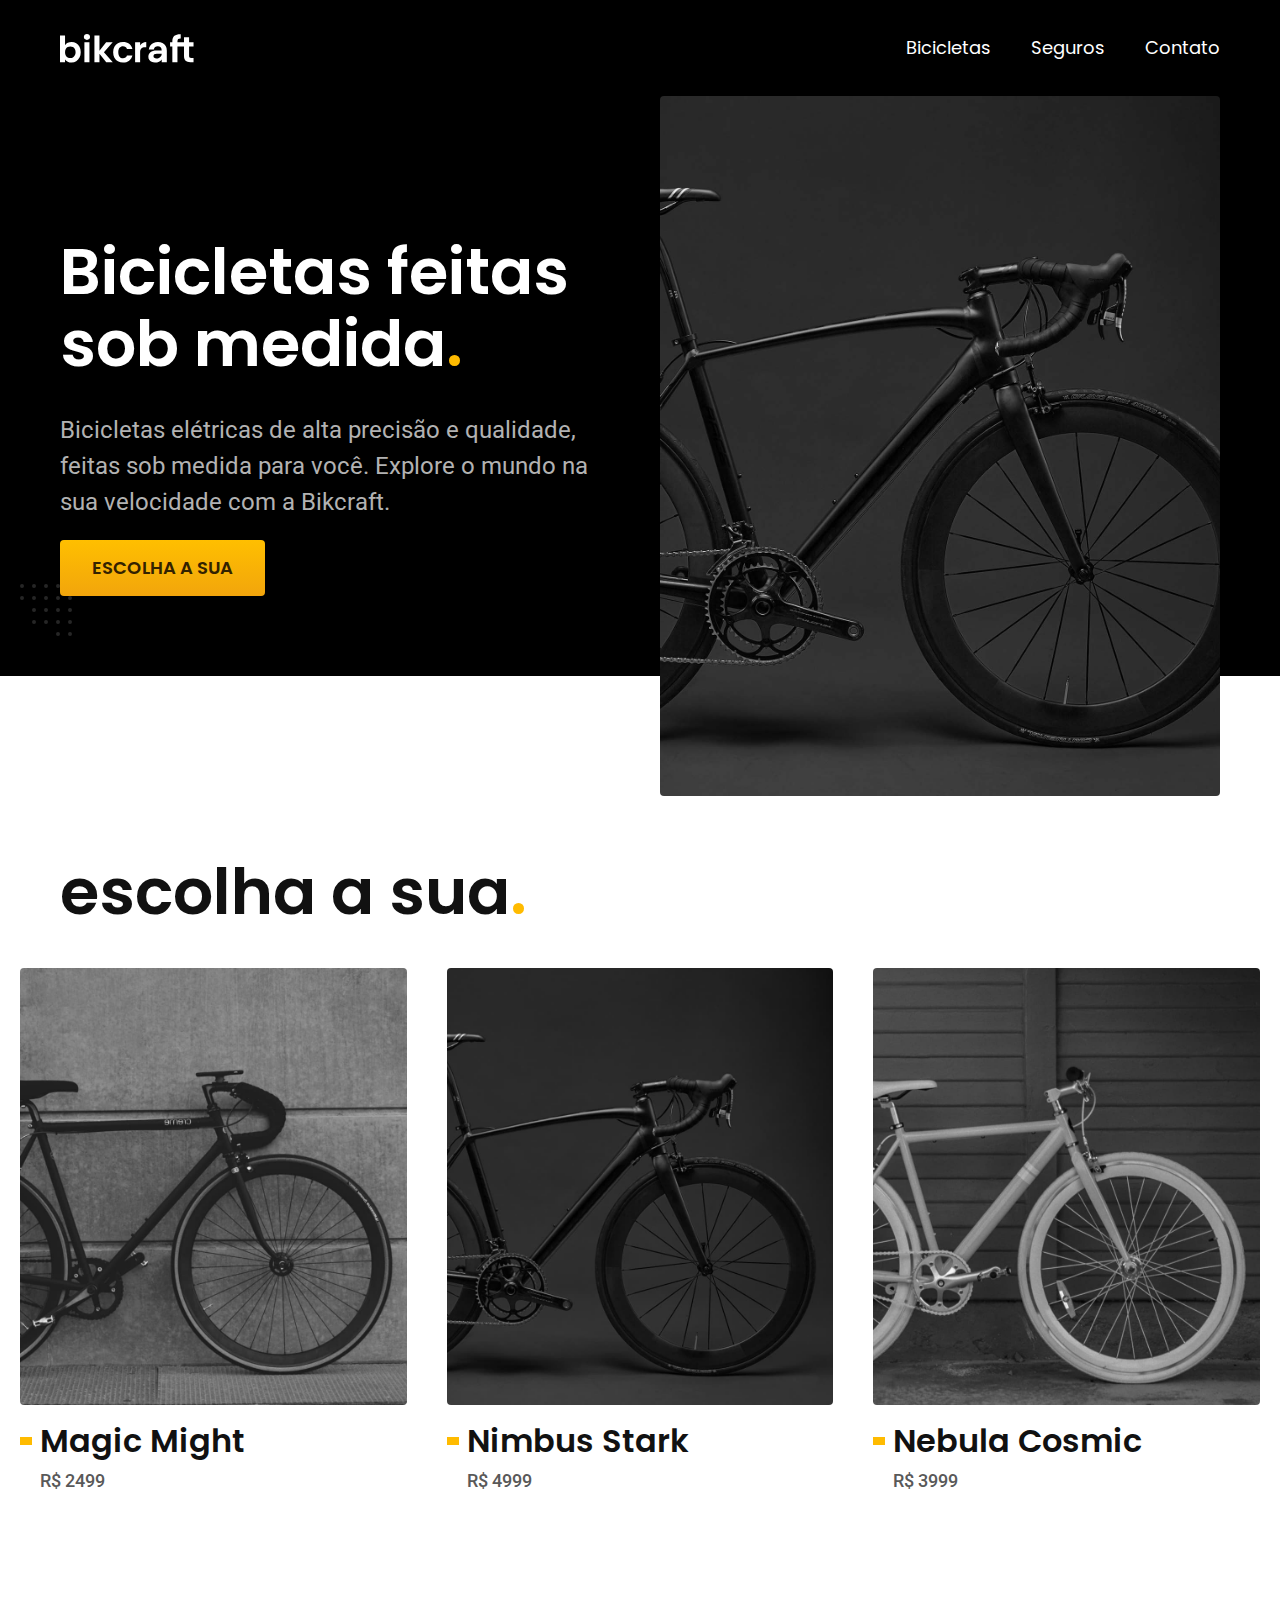
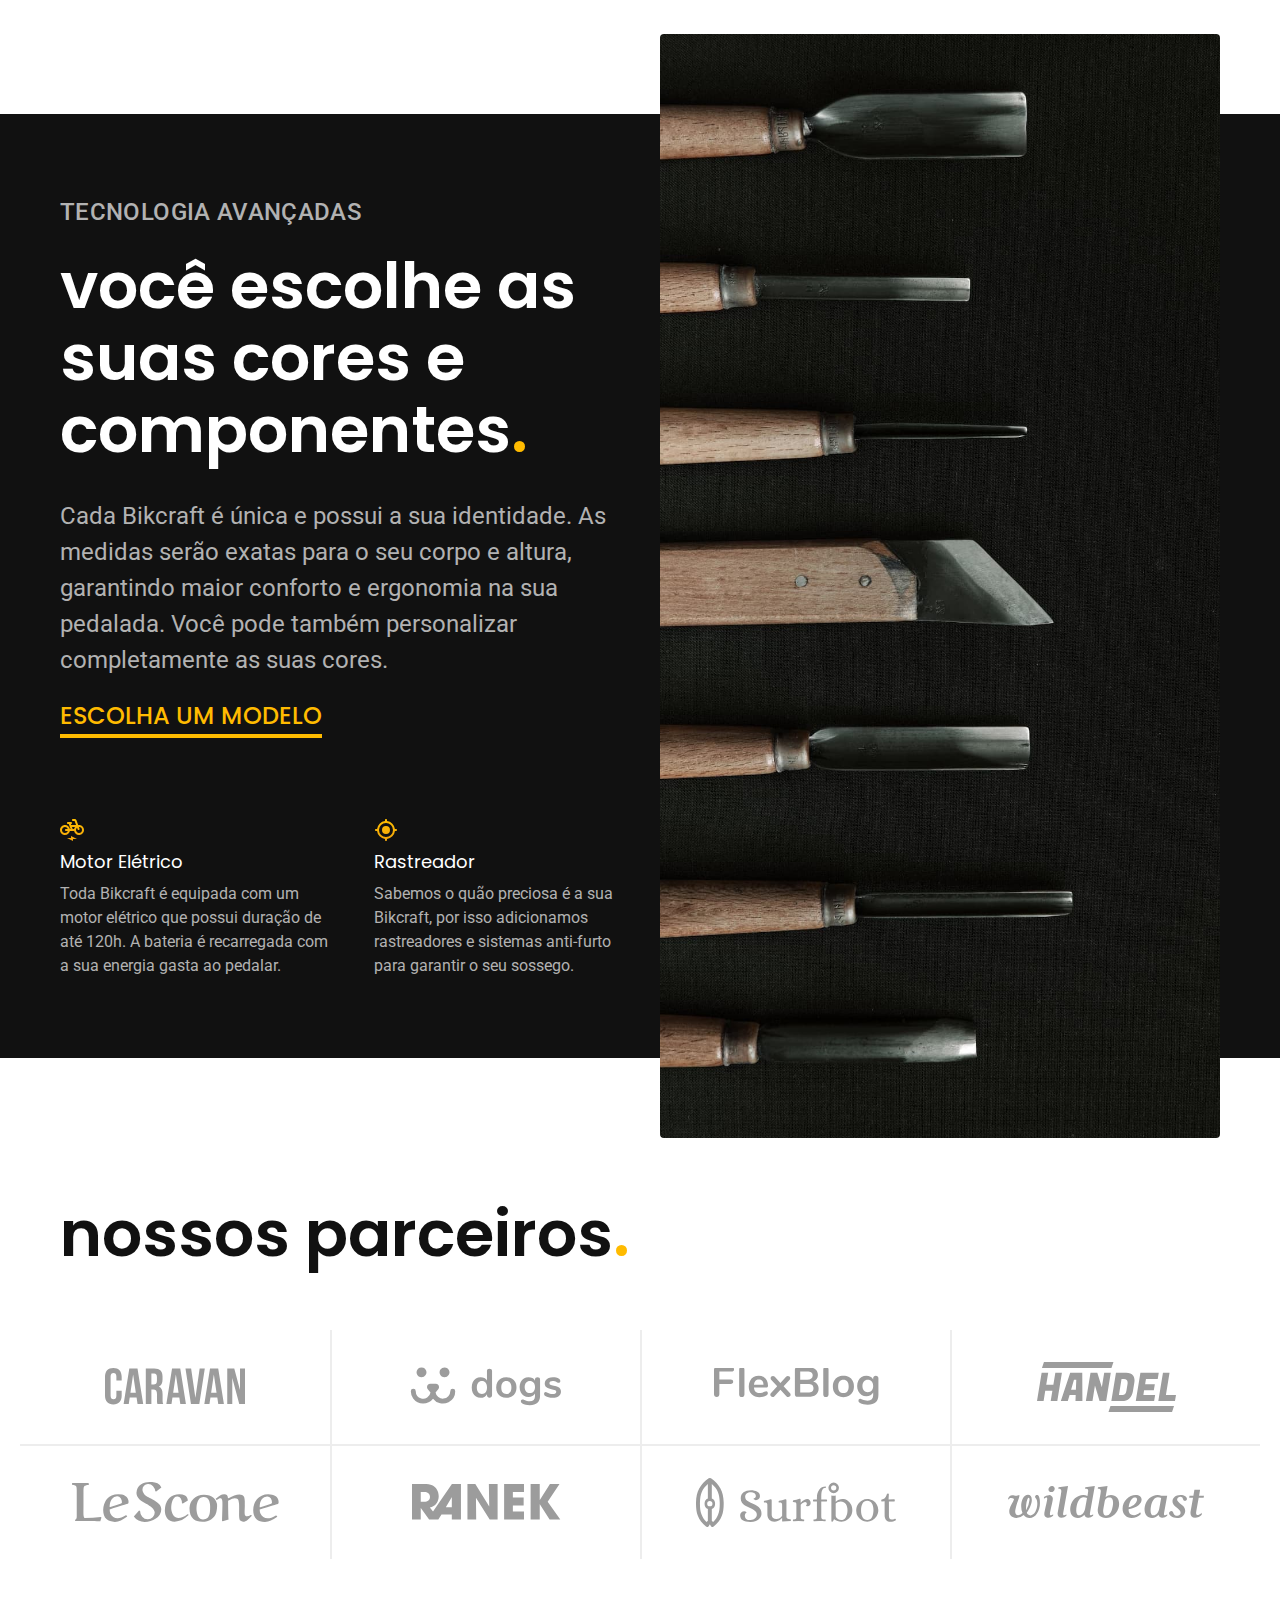
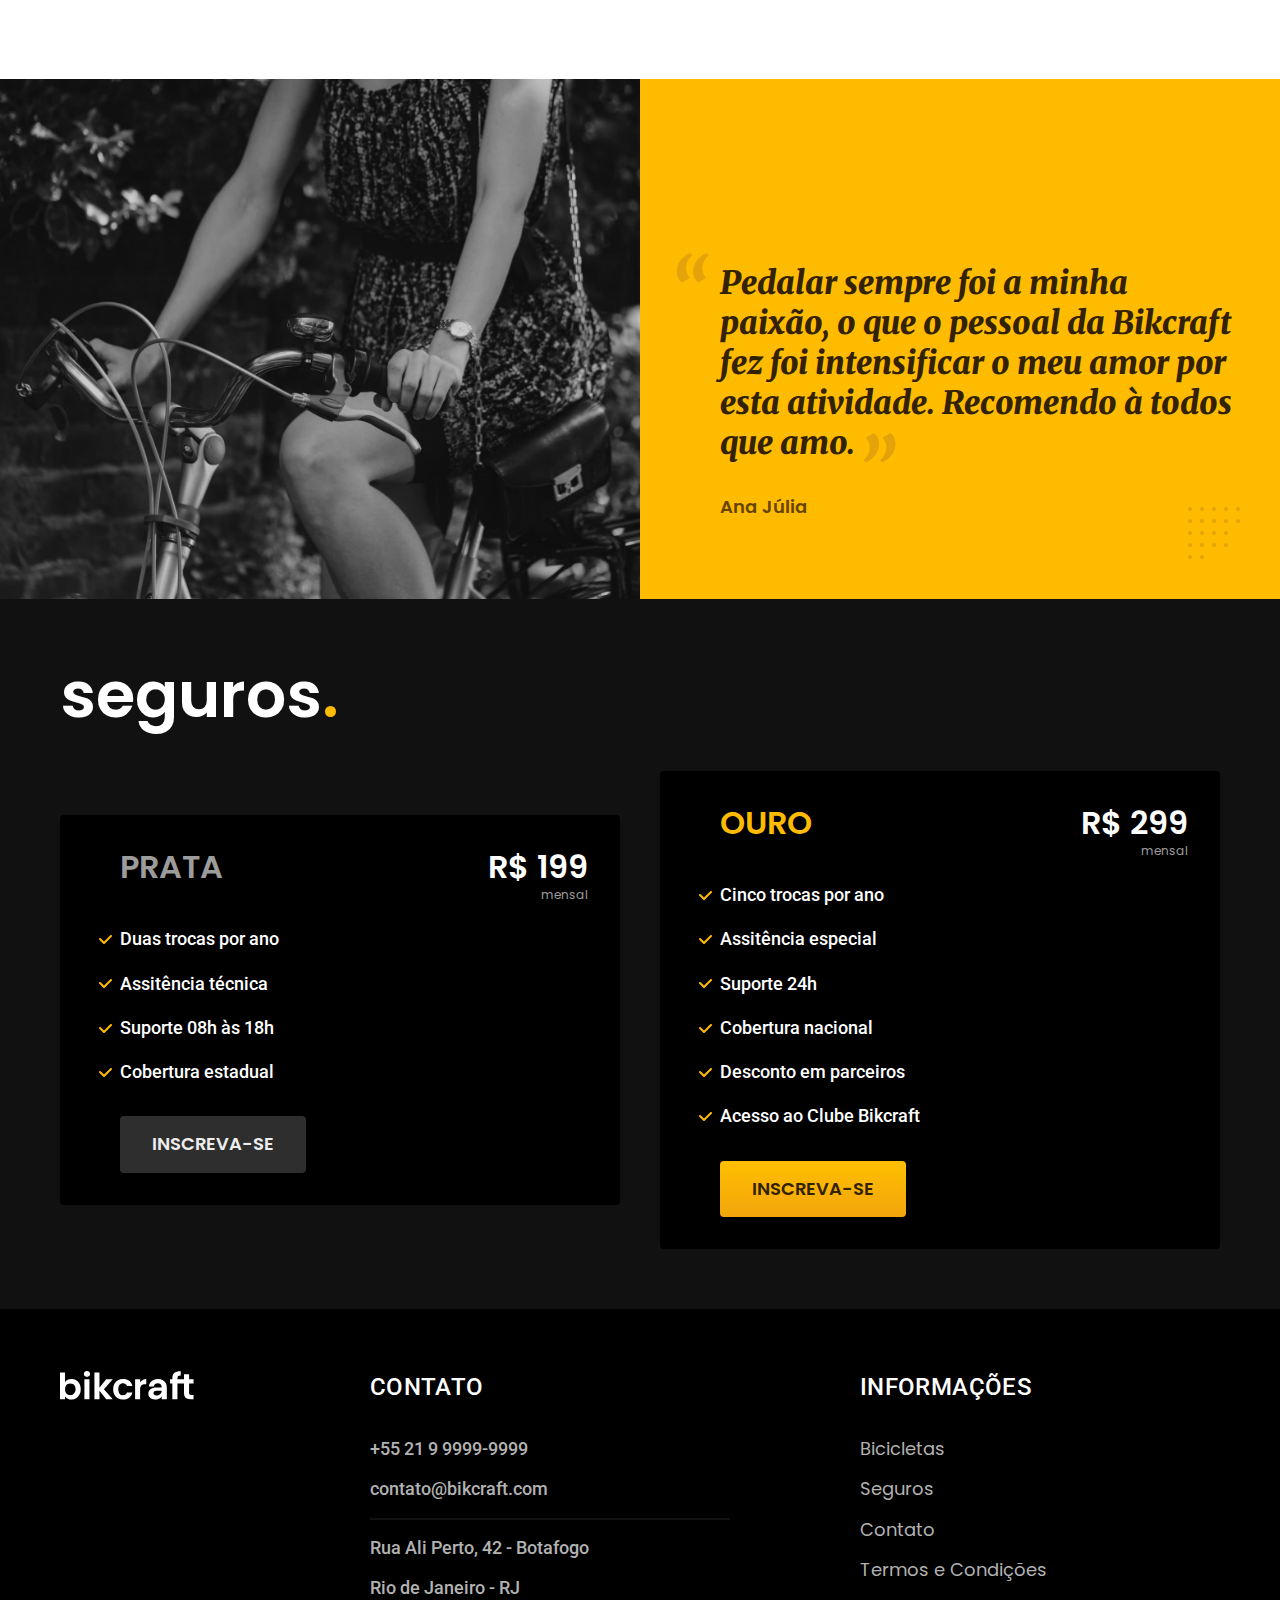
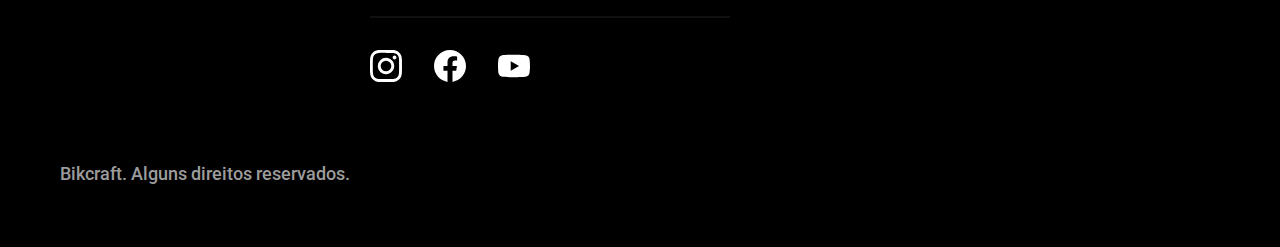
<file: index.html>
<!DOCTYPE html>
<html lang="pt-br">

<head>
  <meta charset="UTF-8">
  <meta name="viewport" content="width=device-width, initial-scale=1.0">
  <title>Bikcraft - Biciletas Elétricas</title>
  <meta name="description" content="Bicicletas elétricas de alta precisão e qualidade, feitas sob medida para o cliente. Explore o mundo na sua velocidade com a Bikcraft.">

  <link rel="stylesheet" href="./css/style.css">
  <link rel="preconnect" href="https://fonts.googleapis.com">
  <link rel="preconnect" href="https://fonts.gstatic.com" crossorigin>
  <link href="https://fonts.googleapis.com/css2?family=Merriweather:ital,wght@1,900&family=Poppins:wght@400;600&family=Roboto:wght@400;500&display=swap" rel="stylesheet">
</head>

<body>
  <header class="header-bg">
    <div class="header container">
      <a href="./">
        <img src="./img/bikcraft.svg" alt="Logo Bikcraft">
      </a>
      <nav aria-label="primaria">
        <ul class="header-menu font-1-m cor-0">
          <li><a href="./bicicletas.html">Bicicletas</a></li>
          <li><a href="./seguros.html">Seguros</a></li>
          <li><a href="./contato.html">Contato</a></li>
        </ul>
      </nav>
    </div>
  </header>
  <main class="introducao-bg">
    <div class="introducao container">
      <div class="introducao-conteudo">
        <h1 class="font-1-xxl cor-0">Bicicletas feitas sob medida<span class="cor-p1">.</span></h1>
        <p class="font-2-l cor-5">Bicicletas elétricas de alta precisão e qualidade, feitas sob medida para você. Explore o mundo na sua velocidade com a Bikcraft.</p>
        <a class="botao" href="./bicicletas.html">Escolha a sua</a>
      </div>
      <div>
        <img src="./img/fotos/introducao.jpg" alt="Bicicleta elétrica preta">
      </div>
    </div>
  </main>
  <article class="bicicletas-lista">
    <h2 class="container font-1-xxl">escolha a sua<span class="cor-p1">.</span></h2>
    <ul>
      <li>
        <a href="./bicicletas/magic.html">
          <img src="./img/bicicletas/magic-home.jpg" alt="Bicileta preta">
          <h3 class="font-1-xl">Magic Might</h3>
          <span class="font-2-m cor-8">R$ 2499</span>
        </a>
      </li>
      <li>
        <a href="./bicicletas/nimbus.html">
          <img src="./img/bicicletas/nimbus-home.jpg" alt="Bicileta preta">
          <h3 class="font-1-xl">Nimbus Stark</h3>
          <span class="font-2-m cor-8">R$ 4999</span>
        </a>
      </li>
      <li>
        <a href="./bicicletas/nebula.html">
          <img src="./img/bicicletas/nebula-home.jpg" alt="Bicileta preta">
          <h3 class="font-1-xl">Nebula Cosmic</h3>
          <span class="font-2-m cor-8">R$ 3999</span>
        </a>
      </li>
    </ul>
  </article>
  <article class="tecnologia-bg">
    <div class="tecnologia container">
      <div class="tecnologia-conteudo">
        <span class="font-2-l-b cor-5">Tecnologia Avançadas</span>
        <h2 class="font-1-xxl cor-0">você escolhe as suas cores e componentes<span class="cor-p1">.</span></h2>
        <p class="font-2-l cor-5">Cada Bikcraft é única e possui a sua identidade. As medidas serão exatas para o seu corpo e altura, garantindo maior conforto e ergonomia na sua pedalada. Você pode também personalizar completamente as suas cores.</p>
        <a class="link" href="./bicicletas.html">Escolha um modelo</a>
        <div class="tecnologia-vantagens">
          <div>
            <img src="./img/icones/eletrica.svg" alt="">
            <h3 class="font-1-m cor-0">Motor Elétrico</h3>
            <p class="font-2-s cor-5">Toda Bikcraft é equipada com um motor elétrico que possui duração de até 120h. A bateria é recarregada com a sua energia gasta ao pedalar.</p>
          </div>
          <div>
            <img src="./img/icones/rastreador.svg" alt="">
            <h3 class="font-1-m cor-0">Rastreador</h3>
            <p class="font-2-s cor-5">Sabemos o quão preciosa é a sua Bikcraft, por isso adicionamos rastreadores e sistemas anti-furto para garantir o seu sossego.</p>
          </div>
        </div>
      </div>
      <div class="tecnologia-imagem">
        <img src="./img/fotos/tecnologia.jpg" alt="">
      </div>
    </div>
  </article>

  <section class="parceiros" aria-label="Nossos Parceiros">
    <h2 class="container font-1-xxl">nossos parceiros<span class="cor-p1">.</span></h2>
    <ul>
      <li><img src="./img/parceiros/caravan.svg" alt="caravan"></li>
      <li><img src="./img/parceiros/dogs.svg" alt="dogs"></li>
      <li><img src="./img/parceiros/flexblog.svg" alt="flexblog"></li>
      <li><img src="./img/parceiros/handel.svg" alt="handel"></li>
      <li><img src="./img/parceiros/lescone.svg" alt="lescone"></li>
      <li><img src="./img/parceiros/ranek.svg" alt="ranek"></li>
      <li><img src="./img/parceiros/surfbot.svg" alt="surfbot"></li>
      <li><img src="./img/parceiros/wildbeast.svg" alt="wildbeast"></li>
    </ul>
  </section>

  <section class="depoimento" aria-label="Depoimento">
    <div>
      <img src="./img/fotos/depoimento.jpg" alt="Pessoa pedalando uma bicicleta Bikcraft">
    </div>
    <div class="depoimento-conteudo">
      <blockquote class="font-1-xl cor-p5">
        <p>Pedalar sempre foi a minha paixão, o que o pessoal da Bikcraft fez foi intensificar o meu amor por esta atividade. Recomendo à todos que amo.</p>
      </blockquote>
      <span class="font-1-m-b cor-p4">Ana Júlia</span>
    </div>
  </section>
  <article class="seguros-bg">
    <div class="seguros container">
      <h2 class="font-1-xxl cor-0">seguros<span class="cor-p1">.</span></h2>
      <div class="seguros-item">
        <h3 class="font-1-xl cor-6">PRATA</h3>
        <span class="font-1-xl cor-0">R$ 199 <span class="font-1-xs cor-6">mensal</span></span>
        <ul class="font-2-m cor-0">
          <li>Duas trocas por ano</li>
          <li>Assitência técnica</li>
          <li>Suporte 08h às 18h</li>
          <li>Cobertura estadual</li>
        </ul>
        <a class="botao secundario" href="./orcamento.html">Inscreva-se</a>
      </div>
      <div class="seguros-item">
        <h3 class="font-1-xl cor-p1">OURO</h3>
        <span class="font-1-xl cor-0">R$ 299 <span class="font-1-xs cor-6">mensal</span></span>
        <ul class="font-2-m cor-0">
          <li>Cinco trocas por ano</li>
          <li>Assitência especial</li>
          <li>Suporte 24h</li>
          <li>Cobertura nacional</li>
          <li>Desconto em parceiros</li>
          <li>Acesso ao Clube Bikcraft</li>
        </ul>
        <a class="botao" href="./orcamento.html">Inscreva-se</a>
      </div>
    </div>
  </article>
  <footer class="footer-bg">
    <div class="footer container">
      <img src="./img/bikcraft.svg" alt="Logo Bikcraft">
      <div class="footer-contato">
        <h3 class="font-2-l-b cor-0">Contato</h3>
        <ul class="font-2-m cor-5">
          <li><a href="tel:+5521999999999">+55 21 9 9999-9999</a></li>
          <li><a href="mailto:contato@bikcraft.com">contato@bikcraft.com</a></li>
          <li>Rua Ali Perto, 42 - Botafogo</li>
          <li>Rio de Janeiro - RJ</li>

        </ul>
        <div class="footer-redes">
          <a href="./"><img src="./img/redes/instagram.svg" alt="Instagram"></a>
          <a href="./"><img src="./img/redes/facebook.svg" alt="Facebook"></a>
          <a href="./"><img src="./img/redes/youtube.svg" alt="Youtube"></a>
        </div>
      </div>

      <div class="footer-informacoes">
        <h3 class="font-2-l-b cor-0">Informações</h3>
        <nav>
          <ul class="font-1-m cor-5">
            <li><a href="./bicicletas.html">Bicicletas</a></li>
            <li><a href="./seguros.html">Seguros</a></li>
            <li><a href="./contato.html">Contato</a></li>
            <li><a href="./termos.html">Termos e Condições</a></li>
          </ul>
        </nav>
      </div>
      <p class="footer-copy font-2-m cor-6">Bikcraft. Alguns direitos reservados.</p>
    </div>

  </footer>

</body>

</html>
</file>
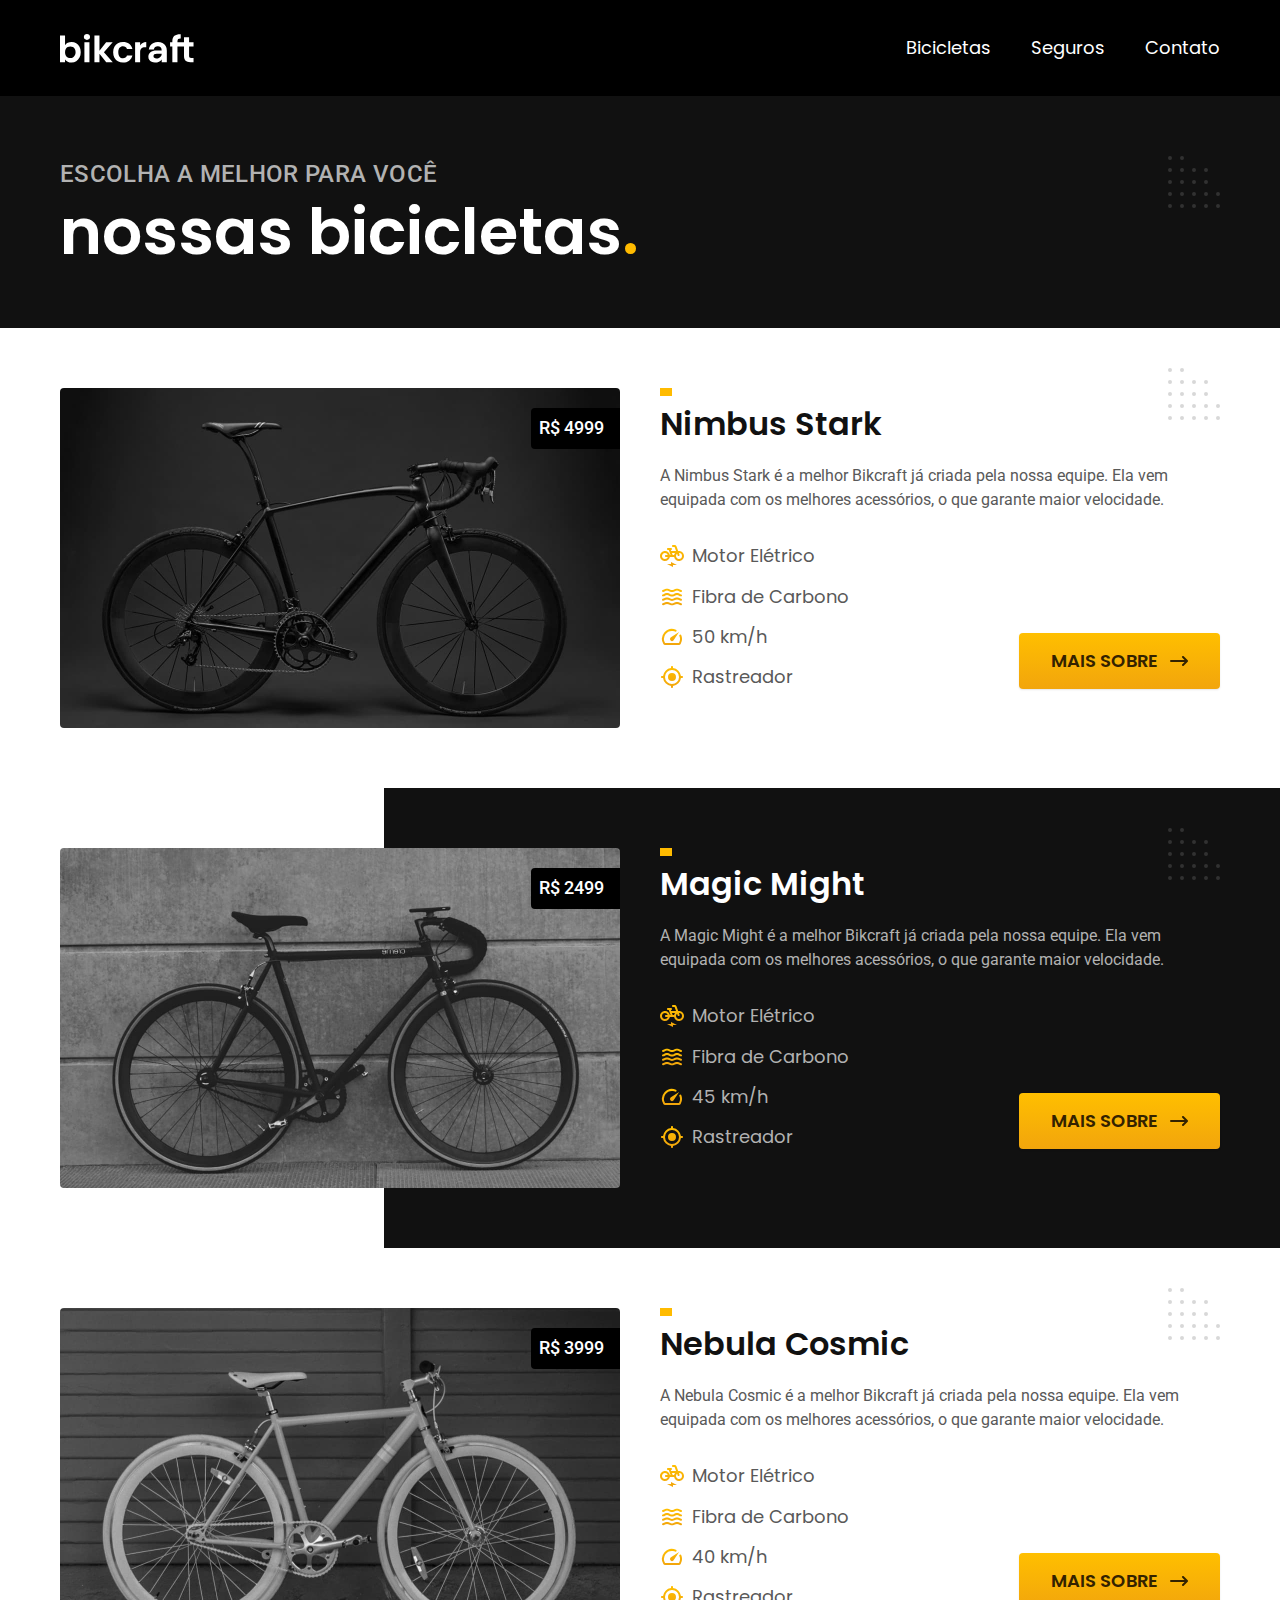
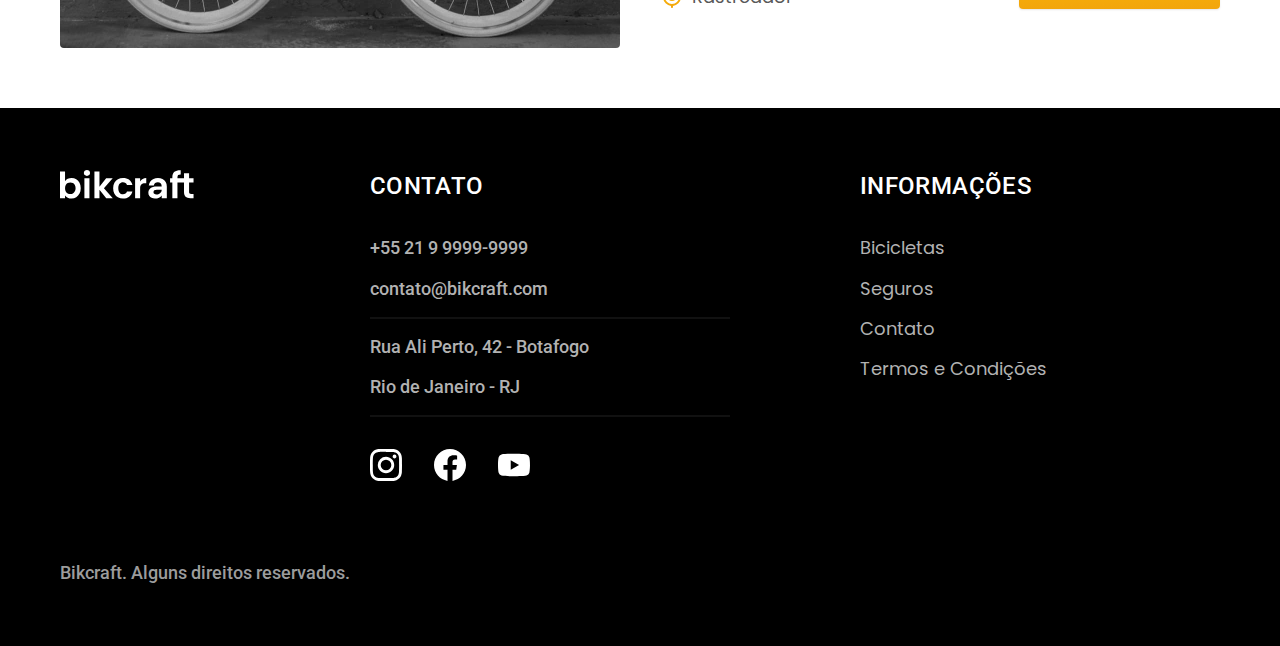
<file: bicicletas.html>
<!DOCTYPE html>
<html lang="pt-br">

<head>
  <meta charset="UTF-8">
  <meta name="viewport" content="width=device-width, initial-scale=1.0">
  <title>Bicicletas | Bikcraft</title>
  <meta name="description" content="Bicicletas.">

  <link rel="stylesheet" href="./css/style.css">
  <link rel="preconnect" href="https://fonts.googleapis.com">
  <link rel="preconnect" href="https://fonts.gstatic.com" crossorigin>
  <link href="https://fonts.googleapis.com/css2?family=Merriweather:ital,wght@1,900&family=Poppins:wght@400;600&family=Roboto:wght@400;500&display=swap" rel="stylesheet">
</head>

<body id="bicicletas">
  <header class="header-bg">
    <div class="header container">
      <a href="./">
        <img src="./img/bikcraft.svg" alt="Logo Bikcraft">
      </a>
      <nav aria-label="primaria">
        <ul class="header-menu font-1-m cor-0">
          <li><a href="./bicicletas.html">Bicicletas</a></li>
          <li><a href="./seguros.html">Seguros</a></li>
          <li><a href="./contato.html">Contato</a></li>
        </ul>
      </nav>
    </div>
  </header>
  <main>
    <div class="titulo-bg">
      <div class="titulo container">
        <p class="font-2-l-b cor-5">Escolha a melhor para você</p>
        <h1 class="font-1-xxl cor-0">nossas bicicletas<span class="cor-p1">.</span></h1>
      </div>
    </div>


    <div class="bicicletas container">
      <div class="bicicletas-imagem">
        <img src="./img/bicicletas/nimbus.jpg" alt="Bicicleta preta">
        <span class="font-2-m cor-0">R$ 4999</span>
      </div>
      <div class="bicicletas-conteudo">
        <h2 class="font-1-xl">Nimbus Stark</h2>
        <p class="font-2-s cor-8">A Nimbus Stark é a melhor Bikcraft já criada pela nossa equipe. Ela vem equipada com os melhores acessórios, o que garante maior velocidade.</p>
        <ul class="font-1-m cor-8">
          <li>
            <img src="./img/icones/eletrica.svg" alt="">
            Motor Elétrico
          </li>
          <li>
            <img src="./img/icones/carbono.svg" alt="">
            Fibra de Carbono
          </li>
          <li>
            <img src="./img/icones/velocidade.svg" alt="">
            50 km/h
          </li>
          <li>
            <img src="./img/icones/rastreador.svg" alt="">
            Rastreador
          </li>
        </ul>
        <a class="botao seta" href="./bicicletas/nimbus.html">Mais Sobre</a>
      </div>
    </div>
    <div class="bicicletas-bg">
      <div class="bicicletas container">
        <div class="bicicletas-imagem">
          <img src="./img/bicicletas/magic.jpg" alt="Bicicleta preta">
          <span class="font-2-m cor-0">R$ 2499</span>
        </div>
        <div class="bicicletas-conteudo">
          <h2 class="font-1-xl cor-0">Magic Might</h2>
          <p class="font-2-s cor-5">A Magic Might é a melhor Bikcraft já criada pela nossa equipe. Ela vem equipada com os melhores acessórios, o que garante maior velocidade.</p>
          <ul class="font-1-m cor-5">
            <li>
              <img src="./img/icones/eletrica.svg" alt="">
              Motor Elétrico
            </li>
            <li>
              <img src="./img/icones/carbono.svg" alt="">
              Fibra de Carbono
            </li>
            <li>
              <img src="./img/icones/velocidade.svg" alt="">
              45 km/h
            </li>
            <li>
              <img src="./img/icones/rastreador.svg" alt="">
              Rastreador
            </li>
          </ul>
          <a class="botao seta" href="./bicicletas/magic.html">Mais Sobre</a>
        </div>
      </div>
    </div>

    <div class="bicicletas container">
      <div class="bicicletas-imagem">
        <img src="./img/bicicletas/nebula.jpg" alt="Bicicleta preta">
        <span class="font-2-m cor-0">R$ 3999</span>
      </div>
      <div class="bicicletas-conteudo">
        <h2 class="font-1-xl">Nebula Cosmic</h2>
        <p class="font-2-s cor-8">A Nebula Cosmic é a melhor Bikcraft já criada pela nossa equipe. Ela vem equipada com os melhores acessórios, o que garante maior velocidade.</p>
        <ul class="font-1-m cor-8">
          <li>
            <img src="./img/icones/eletrica.svg" alt="">
            Motor Elétrico
          </li>
          <li>
            <img src="./img/icones/carbono.svg" alt="">
            Fibra de Carbono
          </li>
          <li>
            <img src="./img/icones/velocidade.svg" alt="">
            40 km/h
          </li>
          <li>
            <img src="./img/icones/rastreador.svg" alt="">
            Rastreador
          </li>
        </ul>
        <a class="botao seta" href="./bicicletas/nebula.html">Mais Sobre</a>
      </div>
    </div>
    </div>



  </main>

  <footer class="footer-bg">
    <div class="footer container">
      <img src="./img/bikcraft.svg" alt="Logo Bikcraft">
      <div class="footer-contato">
        <h3 class="font-2-l-b cor-0">Contato</h3>
        <ul class="font-2-m cor-5">
          <li><a href="tel:+5521999999999">+55 21 9 9999-9999</a></li>
          <li><a href="mailto:contato@bikcraft.com">contato@bikcraft.com</a></li>
          <li>Rua Ali Perto, 42 - Botafogo</li>
          <li>Rio de Janeiro - RJ</li>

        </ul>
        <div class="footer-redes">
          <a href="./"><img src="./img/redes/instagram.svg" alt="Instagram"></a>
          <a href="./"><img src="./img/redes/facebook.svg" alt="Facebook"></a>
          <a href="./"><img src="./img/redes/youtube.svg" alt="Youtube"></a>
        </div>
      </div>

      <div class="footer-informacoes">
        <h3 class="font-2-l-b cor-0">Informações</h3>
        <nav>
          <ul class="font-1-m cor-5">
            <li><a href="./bicicletas.html">Bicicletas</a></li>
            <li><a href="./seguros.html">Seguros</a></li>
            <li><a href="./contato.html">Contato</a></li>
            <li><a href="./termos.html">Termos e Condições</a></li>
          </ul>
        </nav>
      </div>
      <p class="footer-copy font-2-m cor-6">Bikcraft. Alguns direitos reservados.</p>
    </div>

  </footer>

</body>

</html>
</file>
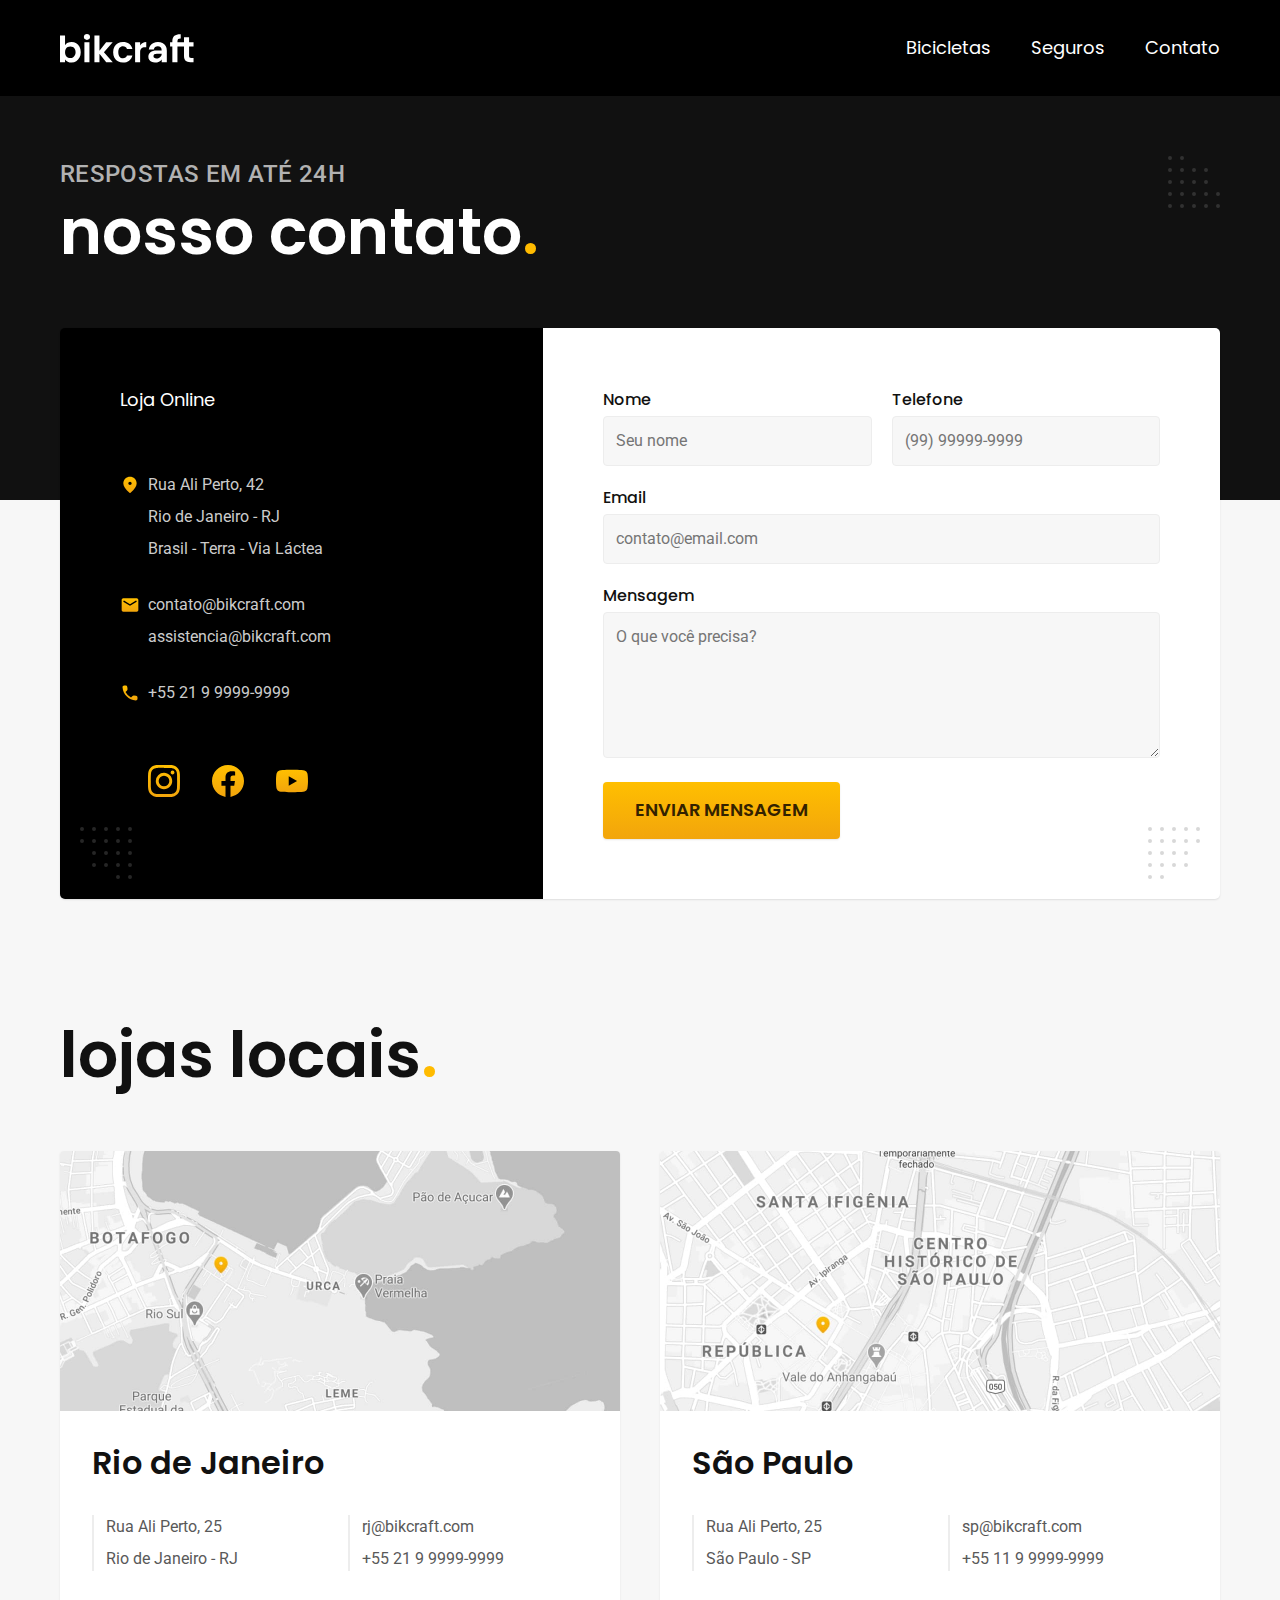
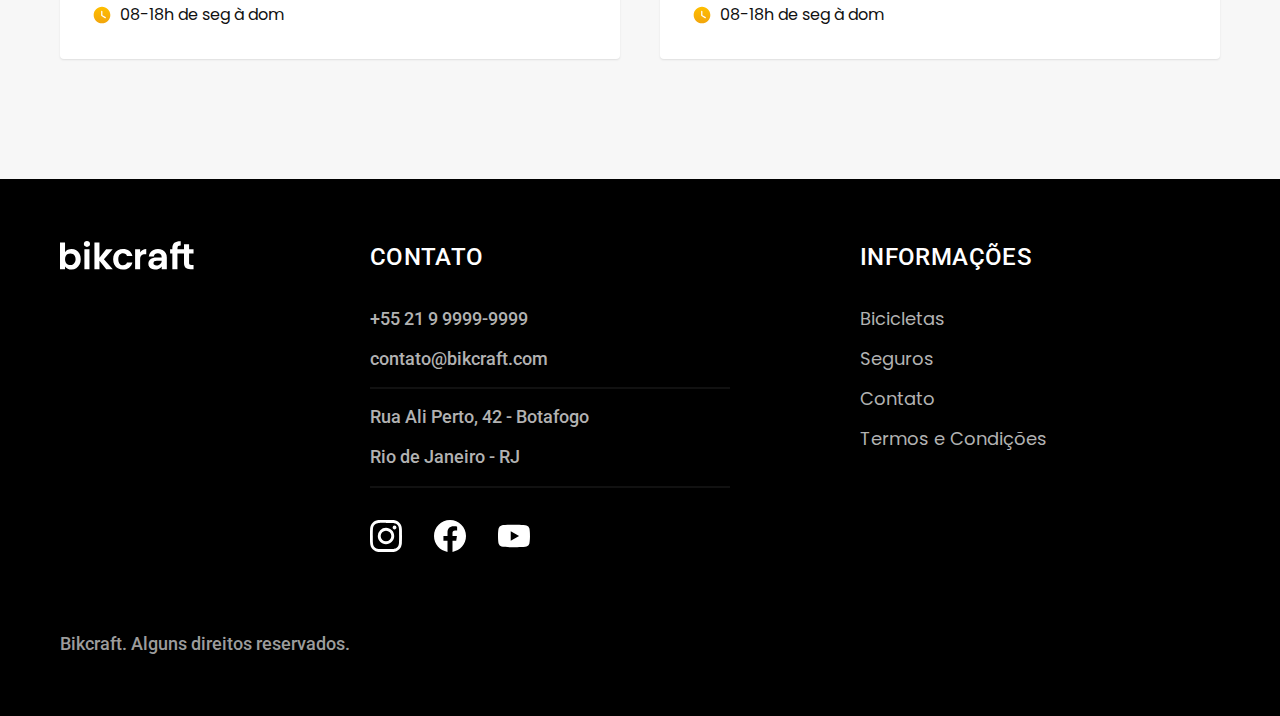
<file: contato.html>
<!DOCTYPE html>
<html lang="pt-br">

<head>
  <meta charset="UTF-8">
  <meta name="viewport" content="width=device-width, initial-scale=1.0">
  <title>Contato | Bikcraft</title>
  <meta name="description" content="Contato.">

  <link rel="stylesheet" href="./css/style.css">
  <link rel="preconnect" href="https://fonts.googleapis.com">
  <link rel="preconnect" href="https://fonts.gstatic.com" crossorigin>
  <link href="https://fonts.googleapis.com/css2?family=Merriweather:ital,wght@1,900&family=Poppins:wght@400;600&family=Roboto:wght@400;500&display=swap" rel="stylesheet">
</head>

<body id="contato">
  <header class="header-bg">
    <div class="header container">
      <a href="./">
        <img src="./img/bikcraft.svg" alt="Logo Bikcraft">
      </a>
      <nav aria-label="primaria">
        <ul class="header-menu font-1-m cor-0">
          <li><a href="./bicicletas.html">Bicicletas</a></li>
          <li><a href="./seguros.html">Seguros</a></li>
          <li><a href="./contato.html">Contato</a></li>
        </ul>
      </nav>
    </div>
  </header>
  <main>
    <div class="titulo-bg">
      <div class="titulo container">
        <p class="font-2-l-b cor-5">Respostas em até 24h</p>
        <h1 class="font-1-xxl cor-0">nosso contato<span class="cor-p1">.</span></h1>
      </div>
    </div>
    <div class="contato container">
      <section class="contato-dados" aria-label="Endereço">
        <h2 class="font-1-m cor-0">Loja Online</h2>
        <div class="contato-endereco font-2-s cor-4">
          <p>Rua Ali Perto, 42</p>
          <p>Rio de Janeiro - RJ</p>
          <p>Brasil - Terra - Via Láctea</p>
        </div>
        <address class="contato-meios font-2-s cor-4">
          <a href="mailto:contato@bikcraft.com">contato@bikcraft.com</a>
          <a href="mailto:assistencia@bikcraft.com">assistencia@bikcraft.com</a>
          <a href="tel:+5521999999999">+55 21 9 9999-9999</a>
        </address>
        <div class="contato-redes">
          <a href="./"><img src="./img/redes/instagram-p.svg" alt="Instagram"></a>
          <a href="./"><img src="./img/redes/facebook-p.svg" alt="Facebook"></a>
          <a href="./"><img src="./img/redes/youtube-p.svg" alt="Youtube"></a>
        </div>
      </section>
      <section class="contato-formulario" aria-label="Formulário">
        <form class="form" action="./contato.html">
          <div>
            <label for="nome">Nome</label>
            <input type="text" name="nome" id="nome" placeholder="Seu nome">
          </div>
          <div>
            <label for="telefone">Telefone</label>
            <input type="text" name="telefone" id="telefone" placeholder="(99) 99999-9999">
          </div>
          <div class="col-2">
            <label for="email">Email</label>
            <input type="email" name="email" id="email" placeholder="contato@email.com">
          </div>
          <div class="col-2">
            <label for="mensagem">Mensagem</label>
            <textarea rows="5" name="mensagem" id="mensagem" placeholder="O que você precisa?"></textarea>
          </div>
          <button class="botao col-2">Enviar Mensagem</button>
        </form>
      </section>
    </div>
  </main>
  <article class="lojas container">
    <h2 class="font-1-xxl">lojas locais<span class="cor-p1">.</span></h2>
    <div class="lojas-item">
      <img src="./img/lojas/rj.jpg" alt="mapa marcando o endereço em Rua Ali Perto, 25 - Rio de Janeiro - RJ">
      <div class="lojas-conteudo">
        <h3 class="font-1-xl">Rio de Janeiro</h3>
        <div class="lojas-dados font-2-s cor-8">
          <p>Rua Ali Perto, 25</p>
          <p>Rio de Janeiro - RJ</p>
        </div>
        <div class="lojas-dados font-2-s cor-8">
          <a href="mailto:rj@bikcraft.com">rj@bikcraft.com</a>
          <a href="tel:+5521999999999">+55 21 9 9999-9999</a>
        </div>
        <p class="lojas-tempo font-1-s"> <img src="./img/icones/horario.svg" alt=""> 08-18h de seg à dom</p>
      </div>
    </div>
    <div class="lojas-item">
      <img src="./img/lojas/sp.jpg" alt="mapa marcando o endereço em Rua Ali Perto, 25 - São Paulo - SP">
      <div class="lojas-conteudo">
        <h3 class="font-1-xl">São Paulo</h3>
        <div class="lojas-dados font-2-s cor-8">
          <p>Rua Ali Perto, 25</p>
          <p>São Paulo - SP</p>
        </div>
        <div class="lojas-dados font-2-s cor-8">
          <a href="mailto:sp@bikcraft.com">sp@bikcraft.com</a>
          <a href="tel:+5511999999999">+55 11 9 9999-9999</a>
        </div>
        <p class="lojas-tempo font-1-s"> <img src="./img/icones/horario.svg" alt=""> 08-18h de seg à dom</p>
      </div>
    </div>

  </article>

  <footer class="footer-bg">
    <div class="footer container">
      <img src="./img/bikcraft.svg" alt="Logo Bikcraft">
      <div class="footer-contato">
        <h3 class="font-2-l-b cor-0">Contato</h3>
        <ul class="font-2-m cor-5">
          <li><a href="tel:+5521999999999">+55 21 9 9999-9999</a></li>
          <li><a href="mailto:contato@bikcraft.com">contato@bikcraft.com</a></li>
          <li>Rua Ali Perto, 42 - Botafogo</li>
          <li>Rio de Janeiro - RJ</li>

        </ul>
        <div class="footer-redes">
          <a href="./"><img src="./img/redes/instagram.svg" alt="Instagram"></a>
          <a href="./"><img src="./img/redes/facebook.svg" alt="Facebook"></a>
          <a href="./"><img src="./img/redes/youtube.svg" alt="Youtube"></a>
        </div>
      </div>

      <div class="footer-informacoes">
        <h3 class="font-2-l-b cor-0">Informações</h3>
        <nav>
          <ul class="font-1-m cor-5">
            <li><a href="./bicicletas.html">Bicicletas</a></li>
            <li><a href="./seguros.html">Seguros</a></li>
            <li><a href="./contato.html">Contato</a></li>
            <li><a href="./termos.html">Termos e Condições</a></li>
          </ul>
        </nav>
      </div>
      <p class="footer-copy font-2-m cor-6">Bikcraft. Alguns direitos reservados.</p>
    </div>

  </footer>

</body>

</html>
</file>
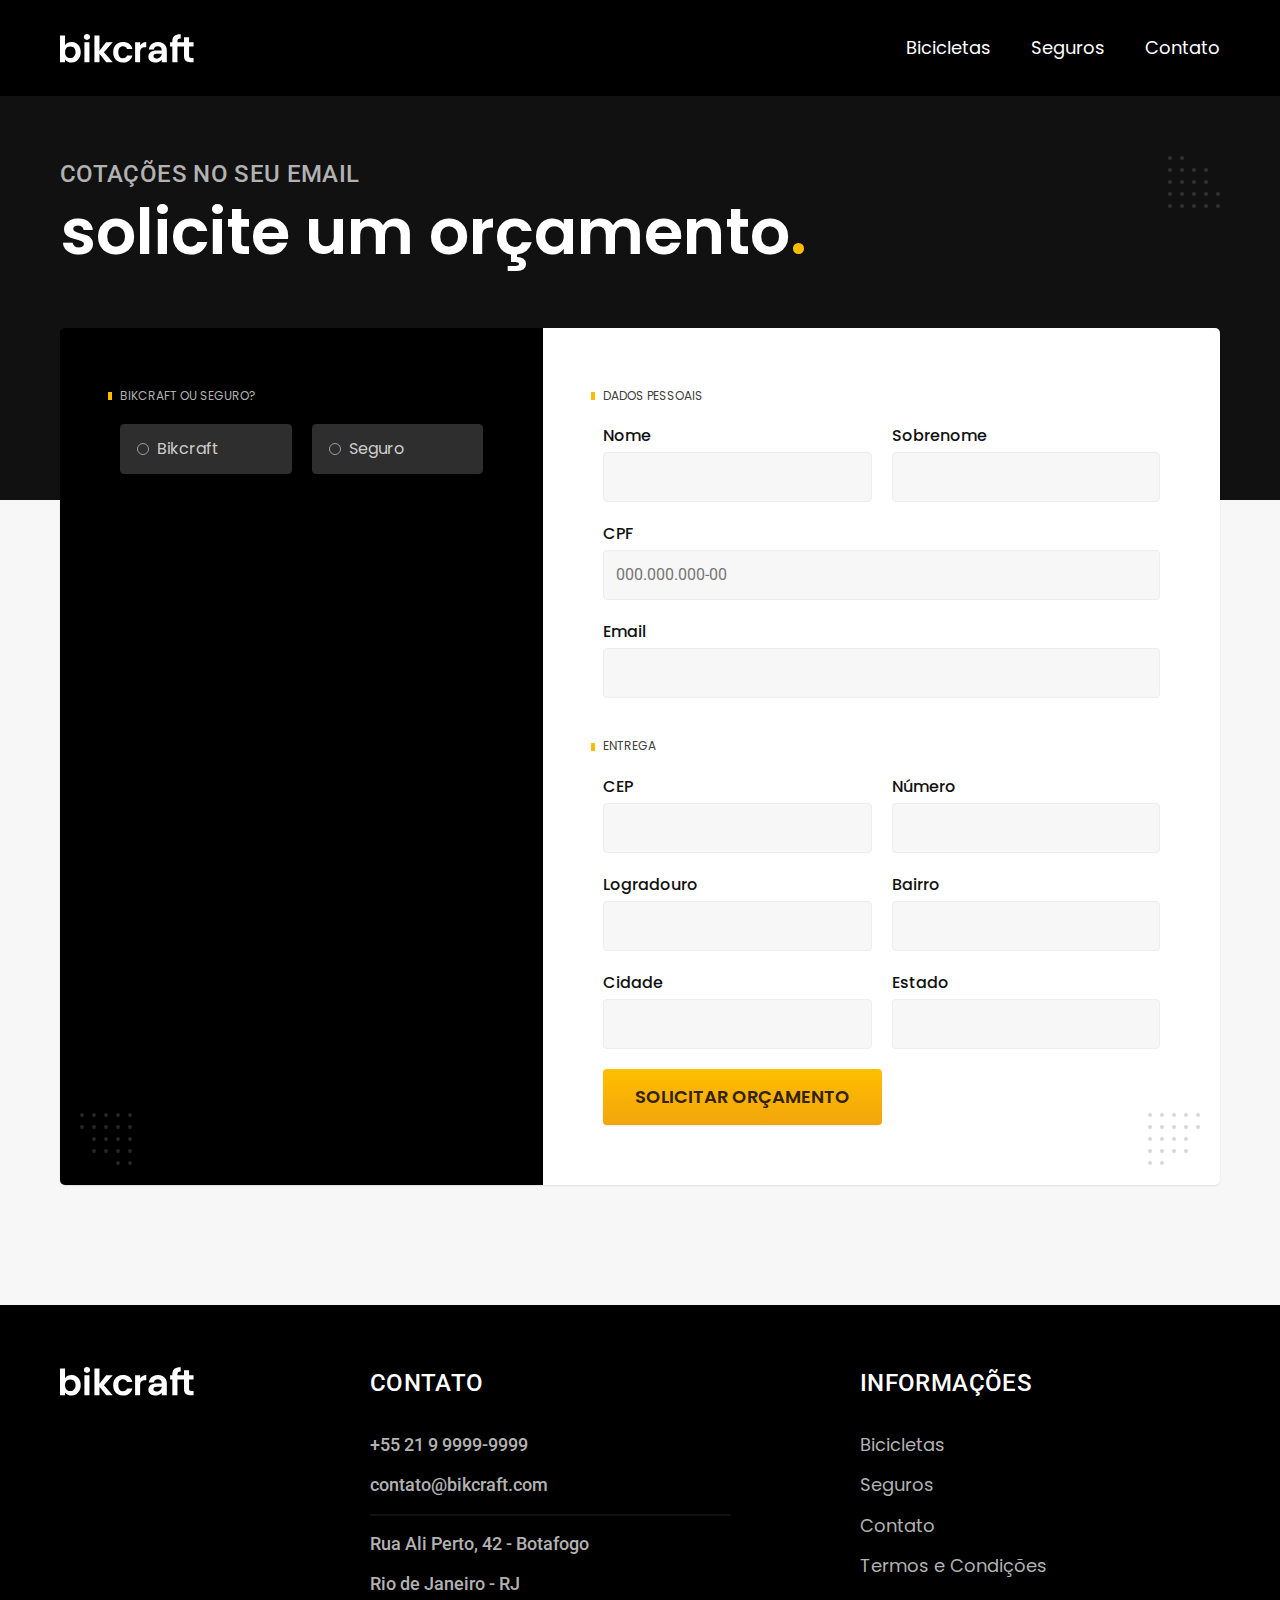
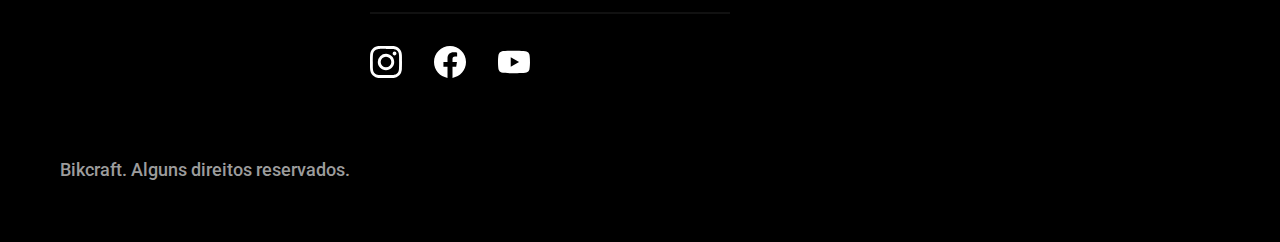
<file: orcamento.html>
<!DOCTYPE html>
<html lang="pt-br">

<head>
  <meta charset="UTF-8">
  <meta name="viewport" content="width=device-width, initial-scale=1.0">
  <title>Orçamento | Bikcraft</title>
  <meta name="description" content="Orçamento.">

  <link rel="stylesheet" href="./css/style.css">
  <link rel="preconnect" href="https://fonts.googleapis.com">
  <link rel="preconnect" href="https://fonts.gstatic.com" crossorigin>
  <link href="https://fonts.googleapis.com/css2?family=Merriweather:ital,wght@1,900&family=Poppins:wght@400;600&family=Roboto:wght@400;500&display=swap" rel="stylesheet">
</head>

<body id="orcamento">
  <header class="header-bg">
    <div class="header container">
      <a href="./">
        <img src="./img/bikcraft.svg" alt="Logo Bikcraft">
      </a>
      <nav aria-label="primaria">
        <ul class="header-menu font-1-m cor-0">
          <li><a href="./bicicletas.html">Bicicletas</a></li>
          <li><a href="./seguros.html">Seguros</a></li>
          <li><a href="./contato.html">Contato</a></li>
        </ul>
      </nav>
    </div>
  </header>
  <main>
    <div class="titulo-bg">
      <div class="titulo container">
        <p class="font-2-l-b cor-5">Cotações no seu email</p>
        <h1 class="font-1-xxl cor-0">solicite um orçamento<span class="cor-p1">.</span></h1>
      </div>
    </div>
    <form class="orcamento container" action="./">
      <div class="orcamento-produto">
        <h2 class="font-1-xs cor-5">Bikcraft ou Seguro?</h2>
        <input type="radio" name="tipo" id="bikcraft" value="bikcraft">
        <label for="bikcraft">Bikcraft</label>

        <input type="radio" name="tipo" id="seguro" value="seguro">
        <label for="seguro">Seguro</label>

        <div class="orcamento-conteudo" id="orcamento-bikcraft">
          <h2 class="font-1-xs cor-5">Escolha a sua</h2>
          <input type="radio" name="produto" id="nimbus" value="nimbus">
          <label for="nimbus">Nimbus Stark <span>R$ 4999</span></label>
          <div class="orcamento-detalhes">
            <ul class="font-1-xs cor-8">
              <li><img src="./img/icones/eletrica.svg" alt="">Motor Elétrico</li>
              <li><img src="./img/icones/carbono.svg" alt="">Fibra de Carbono</li>
              <li><img src="./img/icones/velocidade.svg" alt="">50 km/h</li>
              <li><img src="./img/icones/rastreador.svg" alt="">Rastreador</li>
            </ul>
            <img src="./img/bicicletas/nimbus.jpg" alt="Bicicleta preta">
          </div>


          <input type="radio" name="produto" id="magic" value="magic">
          <label for="magic">Magic Might <span>R$ 2499</span></label>
          <div class="orcamento-detalhes">
            <ul class="font-1-xs cor-8">
              <li><img src="./img/icones/eletrica.svg" alt="">Motor Elétrico</li>
              <li><img src="./img/icones/carbono.svg" alt="">Fibra de Carbono</li>
              <li><img src="./img/icones/velocidade.svg" alt="">45 km/h</li>
              <li><img src="./img/icones/rastreador.svg" alt="">Rastreador</li>
            </ul>
            <img src="./img/bicicletas/magic.jpg" alt="Bicicleta preta">
          </div>


          <input type="radio" name="produto" id="nebula" value="nebula">
          <label for="nebula">Nebula Cosmic <span>R$ 3999</span></label>
          <div class="orcamento-detalhes">
            <ul class="font-1-xs cor-8">
              <li><img src="./img/icones/eletrica.svg" alt="">Motor Elétrico</li>
              <li><img src="./img/icones/carbono.svg" alt="">Fibra de Carbono</li>
              <li><img src="./img/icones/velocidade.svg" alt="">40 km/h</li>
              <li><img src="./img/icones/rastreador.svg" alt="">Rastreador</li>
            </ul>
            <img src="./img/bicicletas/nebula.jpg" alt="Bicicleta branca">
          </div>

        </div>

        <div class="orcamento-conteudo" id="orcamento-seguro">
          <h2 class="font-1-xs cor-5">Escolha o plano</h2>

          <input type="radio" name="produto" id="prata" value="prata">
          <label for="prata">Prata <span>R$ 199</span></label>

          <input type="radio" name="produto" id="ouro" value="ouro">
          <label for="ouro">Ouro <span>R$ 299</span></label>
        </div>
      </div>
      <div class="orcamento-dados form">
        <h2 class="font-1-xs cor-9 col-2">dados pessoais</h2>
        <div>
          <label for="nome">Nome</label>
          <input type="text" name="nome" id="nome">
        </div>
        <div>
          <label for="sobrenome">Sobrenome</label>
          <input type="text" name="sobrenome" id="sobrenome">
        </div>
        <div class="col-2">
          <label for="cpf">CPF</label>
          <input type="text" name="cpf" id="cpf" placeholder="000.000.000-00">
        </div>
        <div class="col-2">
          <label for="email">Email</label>
          <input type="email" name="email" id="email">
        </div>
        <h2 class="font-1-xs cor-9 col-2">entrega</h2>
        <div>
          <label for="cep">CEP</label>
          <input type="text" name="cep" id="cep">
        </div>
        <div>
          <label for="numero">Número</label>
          <input type="text" name="numero" id="numero">
        </div>
        <div>
          <label for="logradouro">Logradouro</label>
          <input type="text" name="logradouro" id="logradouro">
        </div>
        <div>
          <label for="bairro">Bairro</label>
          <input type="text" name="bairro" id="bairro">
        </div>
        <div>
          <label for="cidade">Cidade</label>
          <input type="text" name="cidade" id="cidade">
        </div>
        <div>
          <label for="estado">Estado</label>
          <input type="text" name="estado" id="estado">
        </div>
        <button class="botao col-2">Solicitar Orçamento</button>
      </div>

    </form>

  </main>

  <footer class="footer-bg">
    <div class="footer container">
      <img src="./img/bikcraft.svg" alt="Logo Bikcraft">
      <div class="footer-contato">
        <h3 class="font-2-l-b cor-0">Contato</h3>
        <ul class="font-2-m cor-5">
          <li><a href="tel:+5521999999999">+55 21 9 9999-9999</a></li>
          <li><a href="mailto:contato@bikcraft.com">contato@bikcraft.com</a></li>
          <li>Rua Ali Perto, 42 - Botafogo</li>
          <li>Rio de Janeiro - RJ</li>

        </ul>
        <div class="footer-redes">
          <a href="./"><img src="./img/redes/instagram.svg" alt="Instagram"></a>
          <a href="./"><img src="./img/redes/facebook.svg" alt="Facebook"></a>
          <a href="./"><img src="./img/redes/youtube.svg" alt="Youtube"></a>
        </div>
      </div>

      <div class="footer-informacoes">
        <h3 class="font-2-l-b cor-0">Informações</h3>
        <nav>
          <ul class="font-1-m cor-5">
            <li><a href="./bicicletas.html">Bicicletas</a></li>
            <li><a href="./seguros.html">Seguros</a></li>
            <li><a href="./contato.html">Contato</a></li>
            <li><a href="./termos.html">Termos e Condições</a></li>
          </ul>
        </nav>
      </div>
      <p class="footer-copy font-2-m cor-6">Bikcraft. Alguns direitos reservados.</p>
    </div>

  </footer>

</body>

</html>
</file>
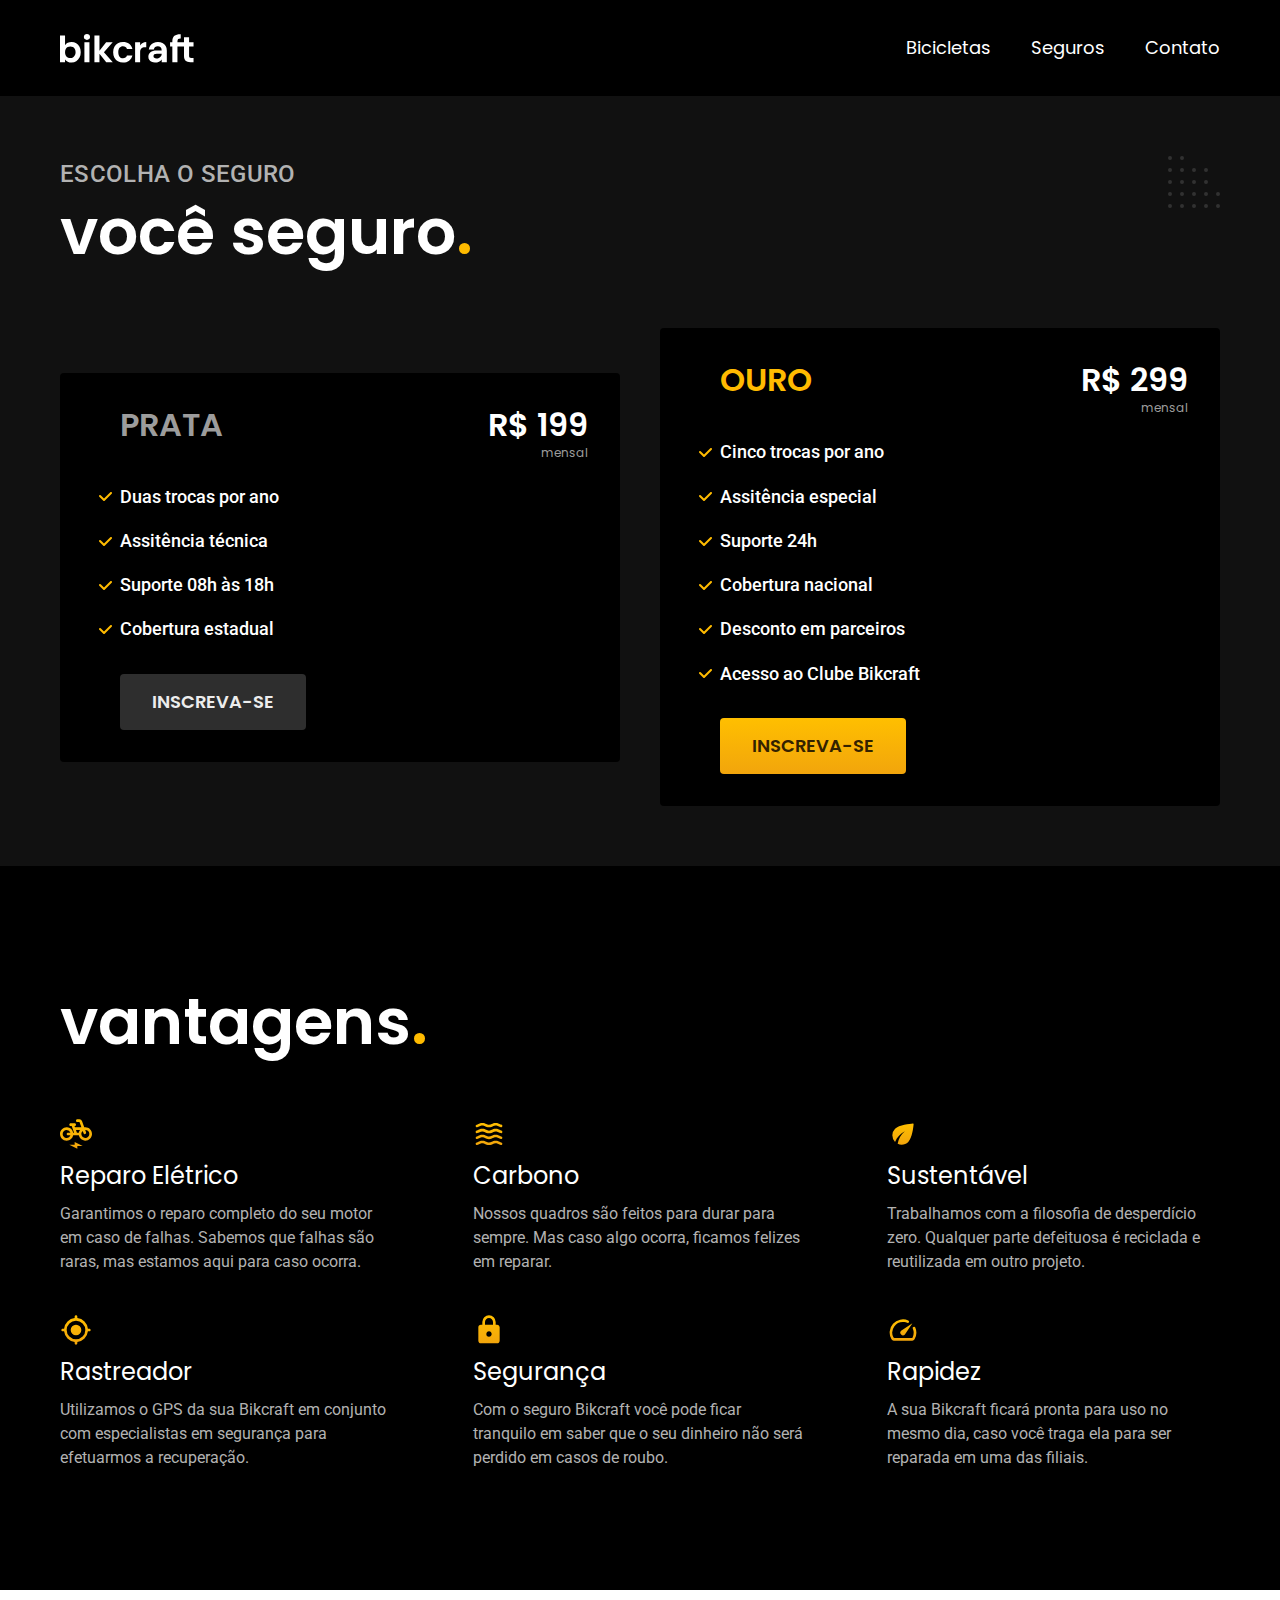
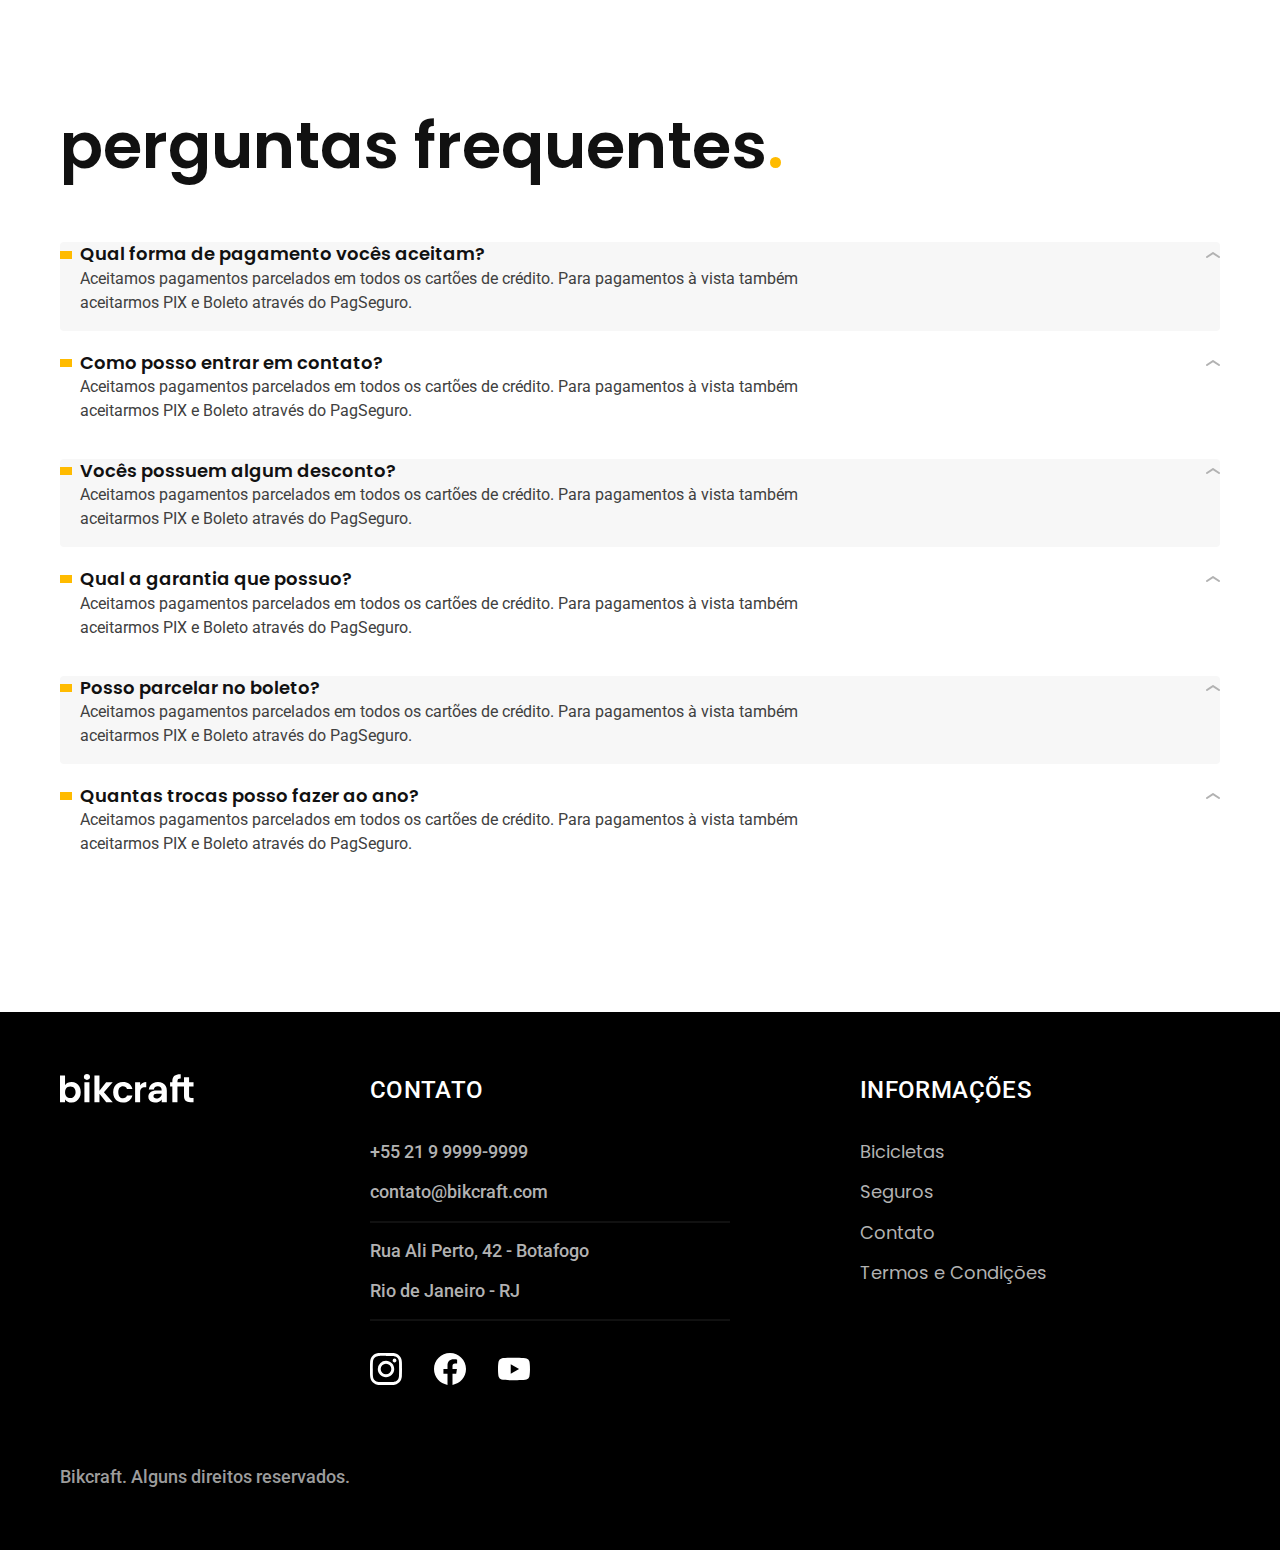
<file: seguros.html>
<!DOCTYPE html>
<html lang="pt-br">

<head>
  <meta charset="UTF-8">
  <meta name="viewport" content="width=device-width, initial-scale=1.0">
  <title>Seguros | Bikcraft</title>
  <meta name="description" content="Seguros.">

  <link rel="stylesheet" href="./css/style.css">
  <link rel="preconnect" href="https://fonts.googleapis.com">
  <link rel="preconnect" href="https://fonts.gstatic.com" crossorigin>
  <link href="https://fonts.googleapis.com/css2?family=Merriweather:ital,wght@1,900&family=Poppins:wght@400;600&family=Roboto:wght@400;500&display=swap" rel="stylesheet">
</head>

<body id="seguros">
  <header class="header-bg">
    <div class="header container">
      <a href="./">
        <img src="./img/bikcraft.svg" alt="Logo Bikcraft">
      </a>
      <nav aria-label="primaria">
        <ul class="header-menu font-1-m cor-0">
          <li><a href="./bicicletas.html">Bicicletas</a></li>
          <li><a href="./seguros.html">Seguros</a></li>
          <li><a href="./contato.html">Contato</a></li>
        </ul>
      </nav>
    </div>
  </header>
  <main class="seguros-bg">
    <div class="titulo-bg">
      <div class="titulo container">
        <p class="font-2-l-b cor-5">Escolha o seguro</p>
        <h1 class="font-1-xxl cor-0">você seguro<span class="cor-p1">.</span></h1>
      </div>
    </div>

    <div class="seguros container">
      <div class="seguros-item">
        <h3 class="font-1-xl cor-6">PRATA</h3>
        <span class="font-1-xl cor-0">R$ 199 <span class="font-1-xs cor-6">mensal</span></span>
        <ul class="font-2-m cor-0">
          <li>Duas trocas por ano</li>
          <li>Assitência técnica</li>
          <li>Suporte 08h às 18h</li>
          <li>Cobertura estadual</li>
        </ul>
        <a class="botao secundario" href="./orcamento.html">Inscreva-se</a>
      </div>
      <div class="seguros-item">
        <h3 class="font-1-xl cor-p1">OURO</h3>
        <span class="font-1-xl cor-0">R$ 299 <span class="font-1-xs cor-6">mensal</span></span>
        <ul class="font-2-m cor-0">
          <li>Cinco trocas por ano</li>
          <li>Assitência especial</li>
          <li>Suporte 24h</li>
          <li>Cobertura nacional</li>
          <li>Desconto em parceiros</li>
          <li>Acesso ao Clube Bikcraft</li>
        </ul>
        <a class="botao" href="./orcamento.html">Inscreva-se</a>
      </div>
    </div>
  </main>
  <article class="vantagens-bg">
    <div class="vantagens container">
      <h2 class="font-1-xxl cor-0">vantagens<span class="cor-p1">.</span></h2>
      <ul>
        <li>
          <img src="./img/icones/eletrica.svg" alt="">
          <h3 class="font-1-l cor-0">Reparo Elétrico</h3>
          <p class="font-2-s cor-5">Garantimos o reparo completo do seu motor em caso de falhas. Sabemos que falhas são raras, mas estamos aqui para caso ocorra.</p>
        </li>
        <li>
          <img src="./img/icones/carbono.svg" alt="">
          <h3 class="font-1-l cor-0">Carbono</h3>
          <p class="font-2-s cor-5">Nossos quadros são feitos para durar para sempre. Mas caso algo ocorra, ficamos felizes em reparar.</p>
        </li>
        <li>
          <img src="./img/icones/sustentavel.svg" alt="">
          <h3 class="font-1-l cor-0">Sustentável</h3>
          <p class="font-2-s cor-5">Trabalhamos com a filosofia de desperdício zero. Qualquer parte defeituosa é reciclada e reutilizada em outro projeto.</p>
        </li>
        <li>
          <img src="./img/icones/rastreador.svg" alt="">
          <h3 class="font-1-l cor-0">Rastreador</h3>
          <p class="font-2-s cor-5">Utilizamos o GPS da sua Bikcraft em conjunto com especialistas em segurança para efetuarmos a recuperação.</p>
        </li>
        <li>
          <img src="./img/icones/seguro.svg" alt="">
          <h3 class="font-1-l cor-0">Segurança</h3>
          <p class="font-2-s cor-5">Com o seguro Bikcraft você pode ficar tranquilo em saber que o seu dinheiro não será perdido em casos de roubo.</p>
        </li>
        <li>
          <img src="./img/icones/velocidade.svg" alt="">
          <h3 class="font-1-l cor-0">Rapidez</h3>
          <p class="font-2-s cor-5">A sua Bikcraft ficará pronta para uso no mesmo dia, caso você traga ela para ser reparada em uma das filiais.</p>
        </li>
      </ul>
    </div>
  </article>
  <article class="perguntas container">
    <h2 class="font-1-xxl">perguntas frequentes<span class="cor-p1">.</span></h2>
    <dl>
      <div>
        <dt class="font-1-m-b">Qual forma de pagamento vocês aceitam?</dt>
        <dd class="font-2-s cor-9">Aceitamos pagamentos parcelados em todos os cartões de crédito. Para pagamentos à vista também aceitarmos PIX e Boleto através do PagSeguro.</dd>
      </div>
      <div>
        <dt class="font-1-m-b">Como posso entrar em contato?</dt>
        <dd class="font-2-s cor-9">Aceitamos pagamentos parcelados em todos os cartões de crédito. Para pagamentos à vista também aceitarmos PIX e Boleto através do PagSeguro.</dd>
      </div>
      <div>
        <dt class="font-1-m-b">Vocês possuem algum desconto?</dt>
        <dd class="font-2-s cor-9">Aceitamos pagamentos parcelados em todos os cartões de crédito. Para pagamentos à vista também aceitarmos PIX e Boleto através do PagSeguro.</dd>
      </div>
      <div>
        <dt class="font-1-m-b">Qual a garantia que possuo?</dt>
        <dd class="font-2-s cor-9">Aceitamos pagamentos parcelados em todos os cartões de crédito. Para pagamentos à vista também aceitarmos PIX e Boleto através do PagSeguro.</dd>
      </div>
      <div>
        <dt class="font-1-m-b">Posso parcelar no boleto?</dt>
        <dd class="font-2-s cor-9">Aceitamos pagamentos parcelados em todos os cartões de crédito. Para pagamentos à vista também aceitarmos PIX e Boleto através do PagSeguro.</dd>
      </div>
      <div>
        <dt class="font-1-m-b">Quantas trocas posso fazer ao ano?</dt>
        <dd class="font-2-s cor-9">Aceitamos pagamentos parcelados em todos os cartões de crédito. Para pagamentos à vista também aceitarmos PIX e Boleto através do PagSeguro.</dd>
      </div>
    </dl>

  </article>

  <footer class="footer-bg">
    <div class="footer container">
      <img src="./img/bikcraft.svg" alt="Logo Bikcraft">
      <div class="footer-contato">
        <h3 class="font-2-l-b cor-0">Contato</h3>
        <ul class="font-2-m cor-5">
          <li><a href="tel:+5521999999999">+55 21 9 9999-9999</a></li>
          <li><a href="mailto:contato@bikcraft.com">contato@bikcraft.com</a></li>
          <li>Rua Ali Perto, 42 - Botafogo</li>
          <li>Rio de Janeiro - RJ</li>

        </ul>
        <div class="footer-redes">
          <a href="./"><img src="./img/redes/instagram.svg" alt="Instagram"></a>
          <a href="./"><img src="./img/redes/facebook.svg" alt="Facebook"></a>
          <a href="./"><img src="./img/redes/youtube.svg" alt="Youtube"></a>
        </div>
      </div>

      <div class="footer-informacoes">
        <h3 class="font-2-l-b cor-0">Informações</h3>
        <nav>
          <ul class="font-1-m cor-5">
            <li><a href="./bicicletas.html">Bicicletas</a></li>
            <li><a href="./seguros.html">Seguros</a></li>
            <li><a href="./contato.html">Contato</a></li>
            <li><a href="./termos.html">Termos e Condições</a></li>
          </ul>
        </nav>
      </div>
      <p class="footer-copy font-2-m cor-6">Bikcraft. Alguns direitos reservados.</p>
    </div>

  </footer>

</body>

</html>
</file>
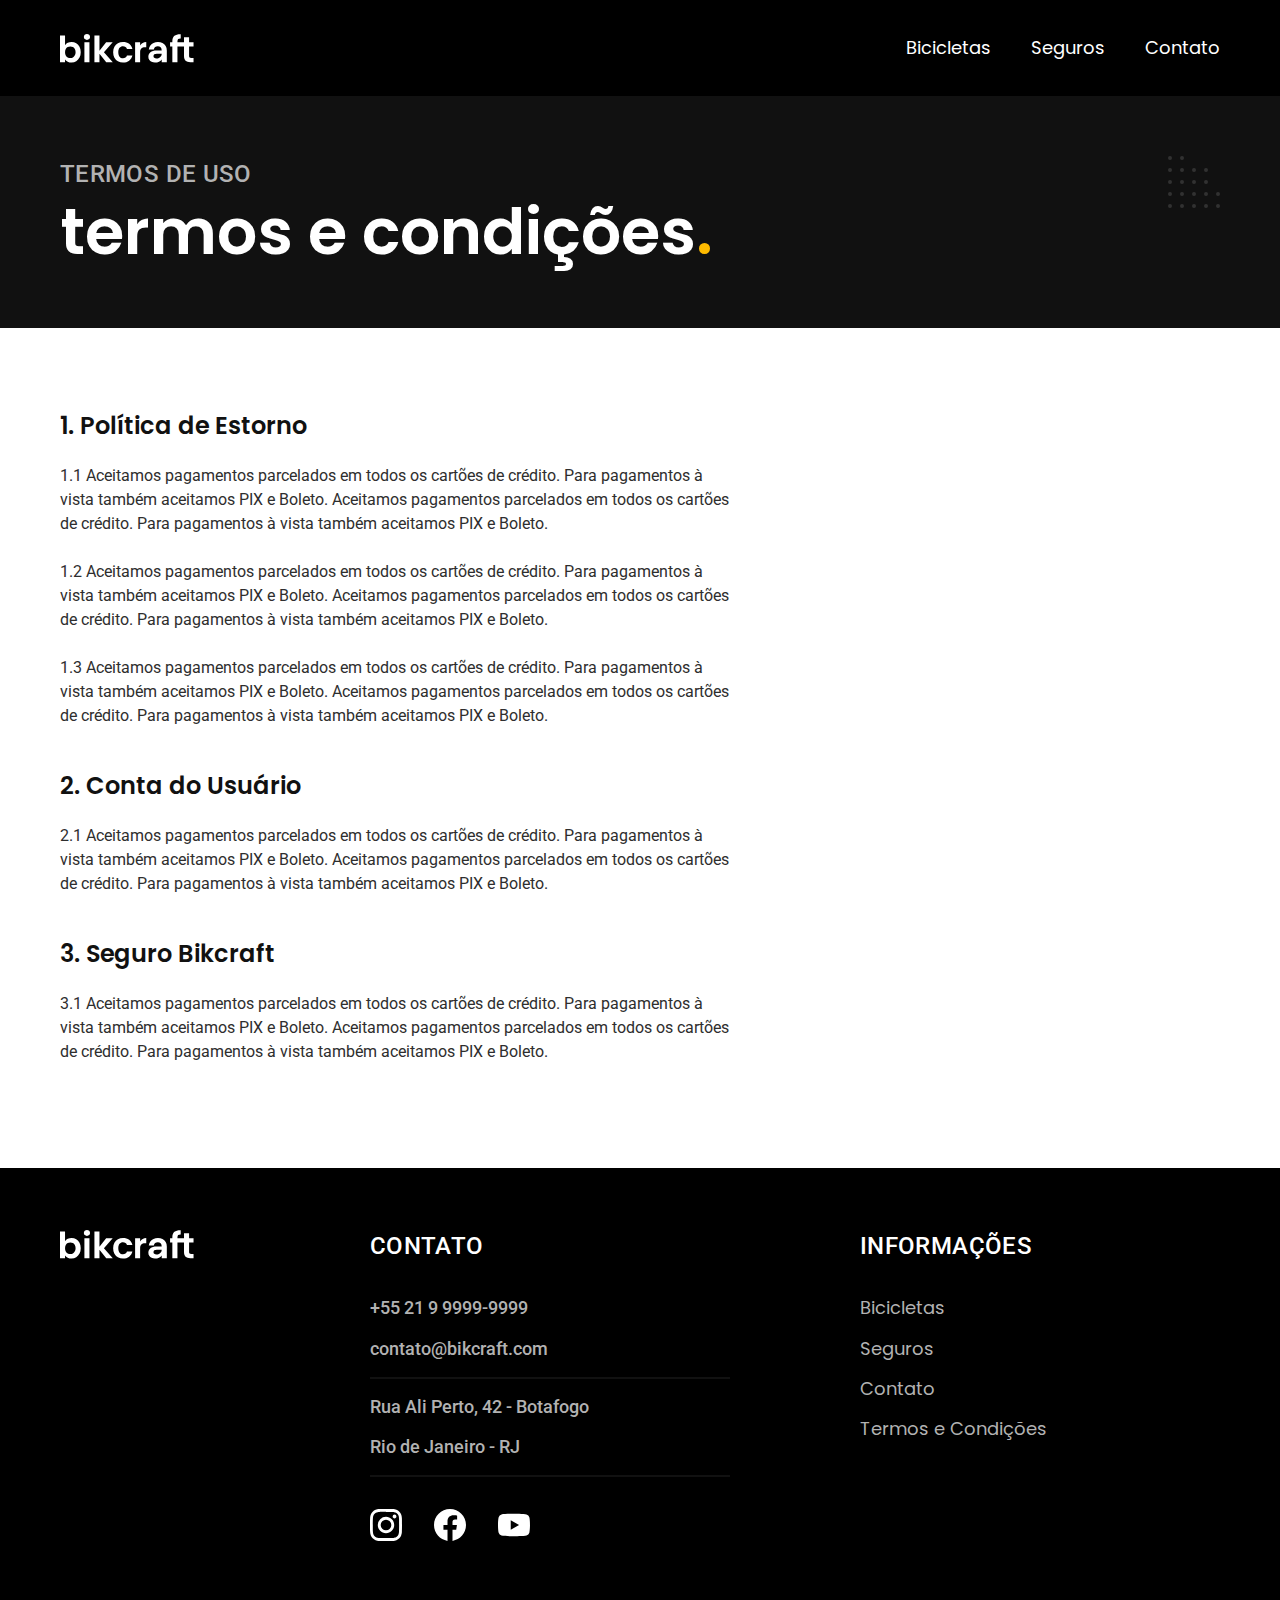
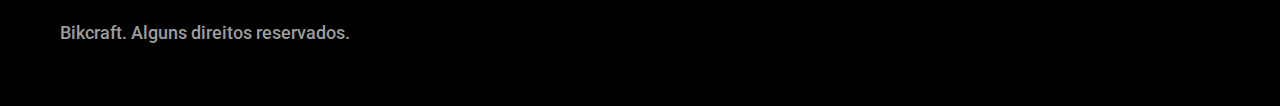
<file: termos.html>
<!DOCTYPE html>
<html lang="pt-br">

<head>
  <meta charset="UTF-8">
  <meta name="viewport" content="width=device-width, initial-scale=1.0">
  <title>Termos e Condições | Bikcraft</title>
  <meta name="description" content="Termos e Condições.">

  <link rel="stylesheet" href="./css/style.css">
  <link rel="preconnect" href="https://fonts.googleapis.com">
  <link rel="preconnect" href="https://fonts.gstatic.com" crossorigin>
  <link href="https://fonts.googleapis.com/css2?family=Merriweather:ital,wght@1,900&family=Poppins:wght@400;600&family=Roboto:wght@400;500&display=swap" rel="stylesheet">
</head>

<body id="termos">
  <header class="header-bg">
    <div class="header container">
      <a href="./">
        <img src="./img/bikcraft.svg" alt="Logo Bikcraft">
      </a>
      <nav aria-label="primaria">
        <ul class="header-menu font-1-m cor-0">
          <li><a href="./bicicletas.html">Bicicletas</a></li>
          <li><a href="./seguros.html">Seguros</a></li>
          <li><a href="./contato.html">Contato</a></li>
        </ul>
      </nav>
    </div>
  </header>
  <main>
    <div class="titulo-bg">
      <div class="titulo container">
        <p class="font-2-l-b cor-5">Termos de uso</p>
        <h1 class="font-1-xxl cor-0">termos e condições<span class="cor-p1">.</span></h1>
      </div>
    </div>

    <div class="termos font-2-s cor-10 container">
      <h2 class="font-1-l cor-11">1. Política de Estorno</h2>
      <p>1.1 Aceitamos pagamentos parcelados em todos os cartões de crédito. Para pagamentos à vista também aceitamos PIX e Boleto. Aceitamos pagamentos parcelados em todos os cartões de crédito. Para pagamentos à vista também aceitamos PIX e Boleto.</p>
      <p>1.2 Aceitamos pagamentos parcelados em todos os cartões de crédito. Para pagamentos à vista também aceitamos PIX e Boleto. Aceitamos pagamentos parcelados em todos os cartões de crédito. Para pagamentos à vista também aceitamos PIX e Boleto.</p>
      <p>1.3 Aceitamos pagamentos parcelados em todos os cartões de crédito. Para pagamentos à vista também aceitamos PIX e Boleto. Aceitamos pagamentos parcelados em todos os cartões de crédito. Para pagamentos à vista também aceitamos PIX e Boleto.</p>
      <h2 class="font-1-l cor-11">2. Conta do Usuário</h2>
      <p>2.1 Aceitamos pagamentos parcelados em todos os cartões de crédito. Para pagamentos à vista também aceitamos PIX e Boleto. Aceitamos pagamentos parcelados em todos os cartões de crédito. Para pagamentos à vista também aceitamos PIX e Boleto.</p>
      <h2 class="font-1-l cor-11">3. Seguro Bikcraft</h2>
      <p>3.1 Aceitamos pagamentos parcelados em todos os cartões de crédito. Para pagamentos à vista também aceitamos PIX e Boleto. Aceitamos pagamentos parcelados em todos os cartões de crédito. Para pagamentos à vista também aceitamos PIX e Boleto.</p>

    </div>
  </main>

  <footer class="footer-bg">
    <div class="footer container">
      <img src="./img/bikcraft.svg" alt="Logo Bikcraft">
      <div class="footer-contato">
        <h3 class="font-2-l-b cor-0">Contato</h3>
        <ul class="font-2-m cor-5">
          <li><a href="tel:+5521999999999">+55 21 9 9999-9999</a></li>
          <li><a href="mailto:contato@bikcraft.com">contato@bikcraft.com</a></li>
          <li>Rua Ali Perto, 42 - Botafogo</li>
          <li>Rio de Janeiro - RJ</li>

        </ul>
        <div class="footer-redes">
          <a href="./"><img src="./img/redes/instagram.svg" alt="Instagram"></a>
          <a href="./"><img src="./img/redes/facebook.svg" alt="Facebook"></a>
          <a href="./"><img src="./img/redes/youtube.svg" alt="Youtube"></a>
        </div>
      </div>

      <div class="footer-informacoes">
        <h3 class="font-2-l-b cor-0">Informações</h3>
        <nav>
          <ul class="font-1-m cor-5">
            <li><a href="./bicicletas.html">Bicicletas</a></li>
            <li><a href="./seguros.html">Seguros</a></li>
            <li><a href="./contato.html">Contato</a></li>
            <li><a href="./termos.html">Termos e Condições</a></li>
          </ul>
        </nav>
      </div>
      <p class="footer-copy font-2-m cor-6">Bikcraft. Alguns direitos reservados.</p>
    </div>

  </footer>

</body>

</html>
</file>
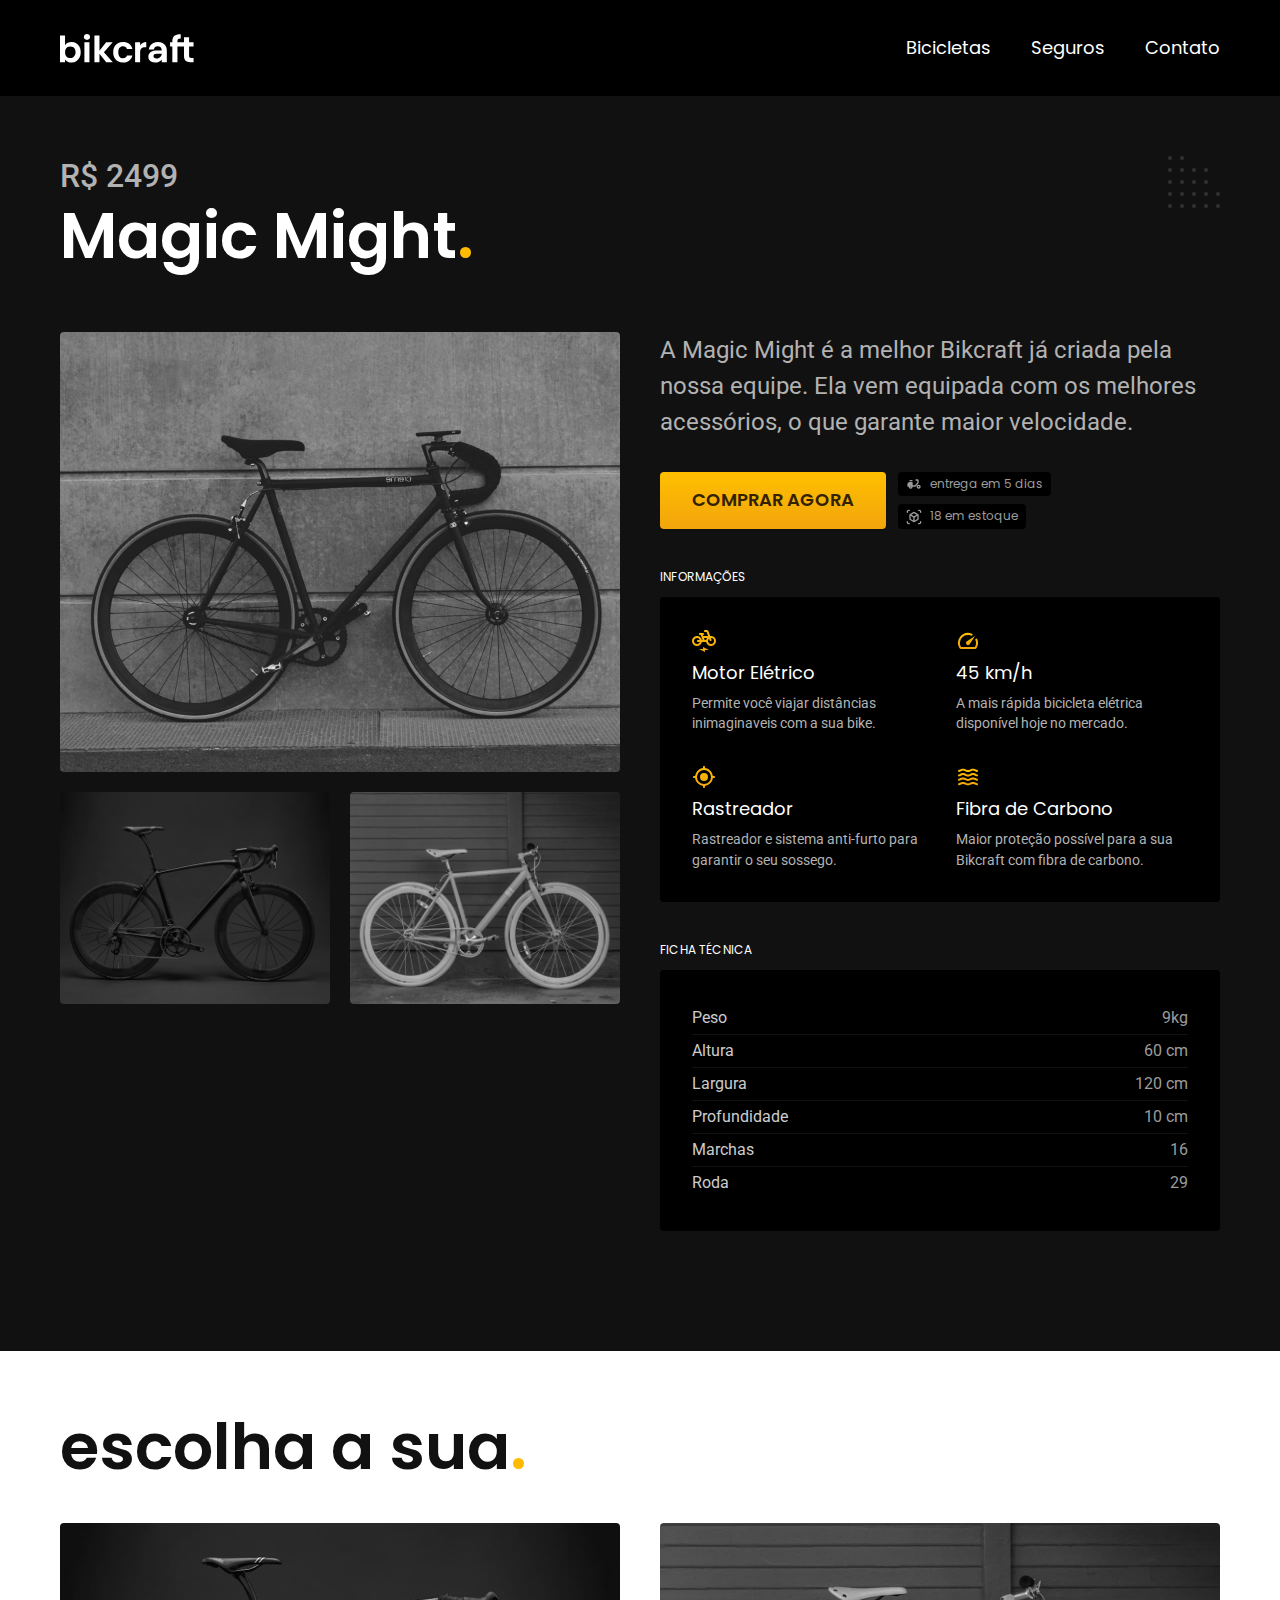
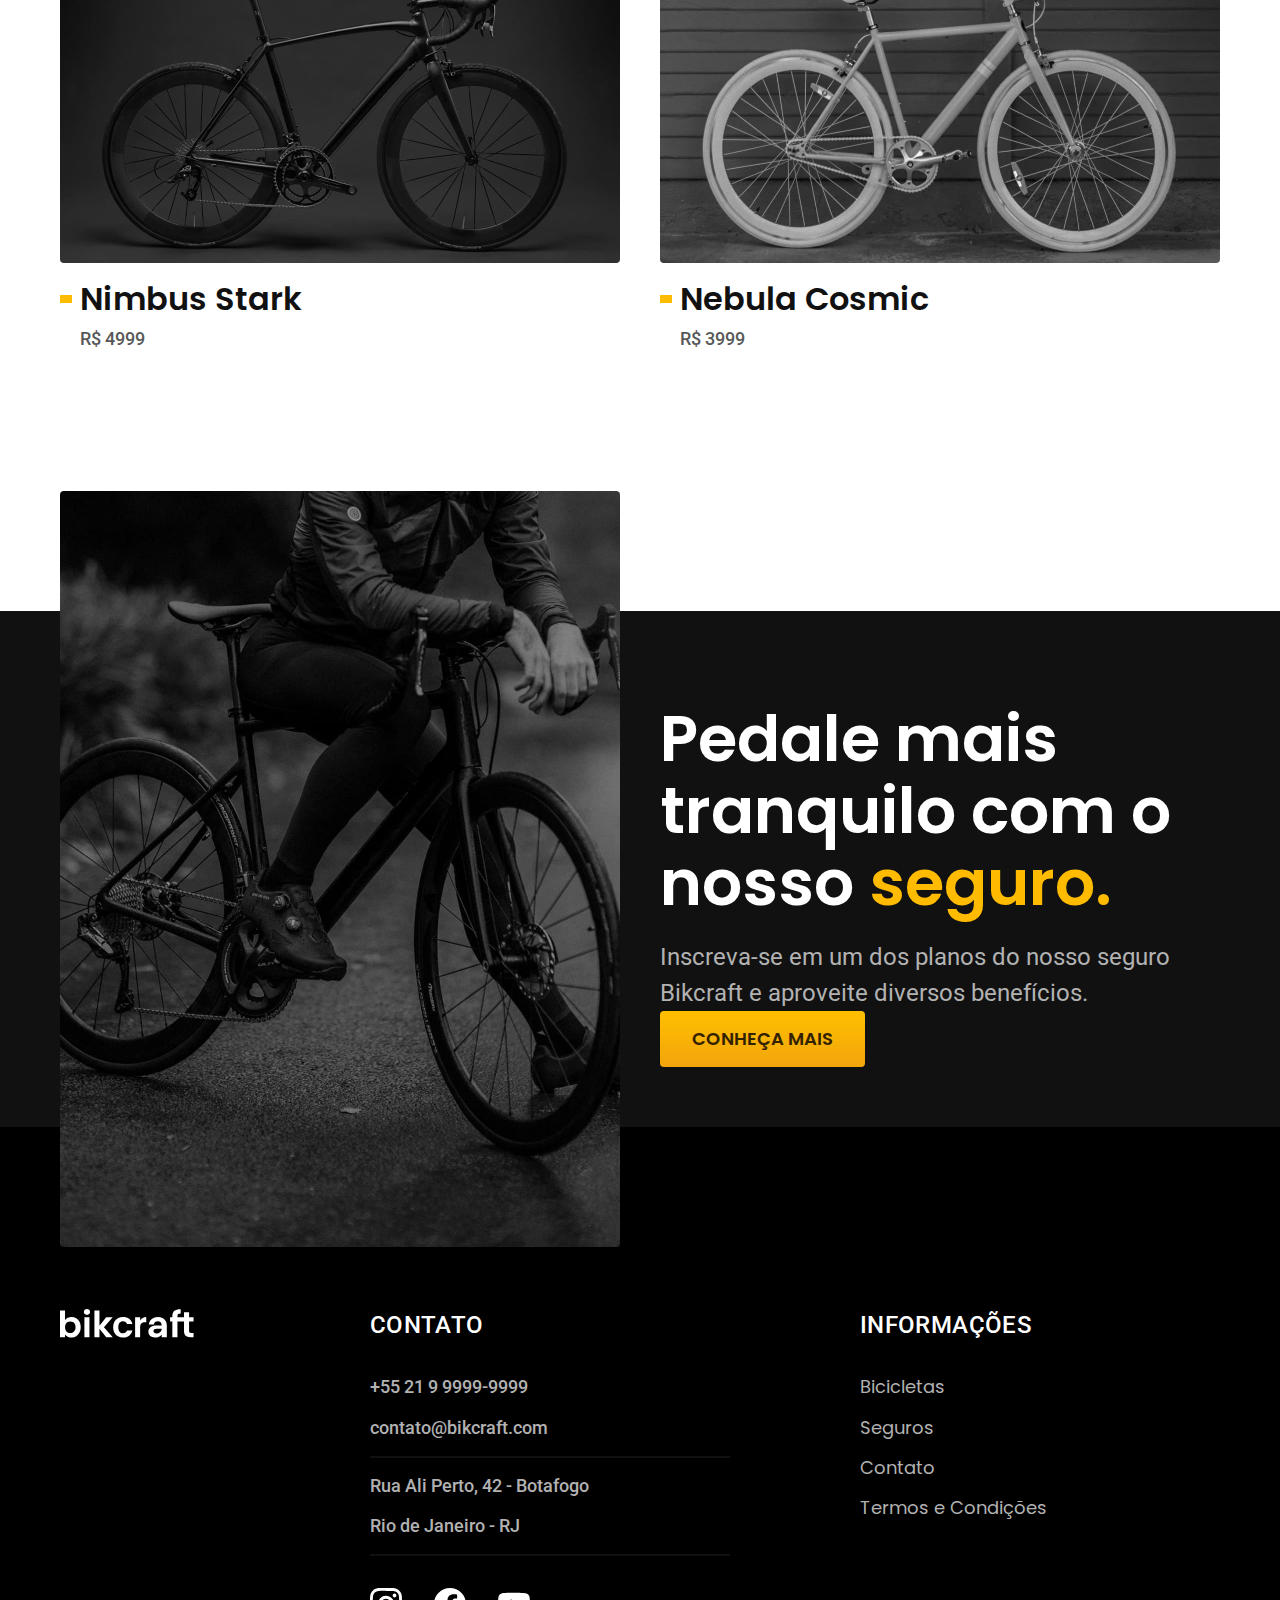
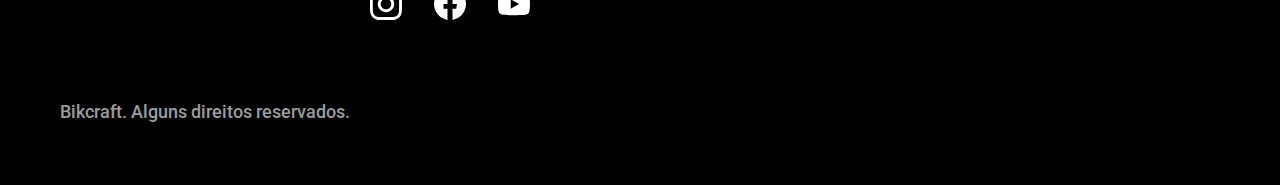
<file: bicicletas/magic.html>
<!DOCTYPE html>
<html lang="pt-br">

<head>
  <meta charset="UTF-8">
  <meta name="viewport" content="width=device-width, initial-scale=1.0">
  <title>Magic Might | Bikcraft</title>
  <meta name="description" content="Nimbus Stark.">

  <link rel="stylesheet" href="../css/style.css">
  <link rel="preconnect" href="https://fonts.googleapis.com">
  <link rel="preconnect" href="https://fonts.gstatic.com" crossorigin>
  <link href="https://fonts.googleapis.com/css2?family=Merriweather:ital,wght@1,900&family=Poppins:wght@400;600&family=Roboto:wght@400;500&display=swap" rel="stylesheet">
</head>

<body id="bicicleta">
  <header class="header-bg">
    <div class="header container">
      <a href="../">
        <img src="../img/bikcraft.svg" alt="Logo Bikcraft">
      </a>
      <nav aria-label="primaria">
        <ul class="header-menu font-1-m cor-0">
          <li><a href="../bicicletas.html">Bicicletas</a></li>
          <li><a href="../seguros.html">Seguros</a></li>
          <li><a href="../contato.html">Contato</a></li>
        </ul>
      </nav>
    </div>
  </header>
  <main class="titulo-bg">
    <div>
      <div class="titulo container">
        <p class="font-2-xl cor-5">R$ 2499</p>
        <h1 class="font-1-xxl cor-0">Magic Might<span class="cor-p1">.</span></h1>
      </div>
    </div>

    <div class="bicicleta container">
      <div class="bicicleta-imagens">
        <img src="../img/bicicleta/nimbus2.jpg" alt="">
        <img src="../img/bicicleta/nimbus1.jpg" alt="">
        <img src="../img/bicicleta/nimbus3.jpg" alt="">
      </div>
      <div class="bicicleta-conteudo">
        <p class="font-2-l cor-5">A Magic Might é a melhor Bikcraft já criada pela nossa equipe. Ela vem equipada com os melhores acessórios, o que garante maior velocidade.</p>
        <div class="bicicleta-comprar">
          <a class="botao" href="../orcamento.html">Comprar Agora</a>
          <span class="font-1-xs cor-6"> <img src="../img/icones/entrega.svg" alt=""> entrega em 5 dias</span>
          <span class="font-1-xs cor-6"> <img src="../img/icones/estoque.svg" alt=""> 18 em estoque</span>


        </div>


        <h2 class="font-1-xs cor-0">Informações</h2>
        <ul class="bicicleta-informacoes">
          <li>
            <img src="../img/icones/eletrica.svg" alt="">
            <h3 class="font-1-m cor-0">Motor Elétrico</h3>
            <p class="font-2-xs cor-5">Permite você viajar distâncias inimaginaveis com a sua bike.</p>
          </li>
          <li>
            <img src="../img/icones/velocidade.svg" alt="">
            <h3 class="font-1-m cor-0">45 km/h</h3>
            <p class="font-2-xs cor-5">A mais rápida bicicleta elétrica disponível hoje no mercado.</p>
          </li>
          <li>
            <img src="../img/icones/rastreador.svg" alt="">
            <h3 class="font-1-m cor-0">Rastreador</h3>
            <p class="font-2-xs cor-5">Rastreador e sistema anti-furto para garantir o seu sossego.</p>
          </li>
          <li>
            <img src="../img/icones/carbono.svg" alt="">
            <h3 class="font-1-m cor-0">Fibra de Carbono</h3>
            <p class="font-2-xs cor-5">Maior proteção possível para a sua Bikcraft com fibra de carbono.</p>
          </li>
        </ul>
        <h2 class="font-1-xs cor-0">Ficha Técnica</h2>
        <ul class="bicicleta-ficha font-2-s cor-4">
          <li>Peso <span>9kg</span></li>
          <li>Altura <span>60 cm</span></li>
          <li>Largura <span>120 cm</span></li>
          <li>Profundidade <span>10 cm</span></li>
          <li>Marchas <span>16</span></li>
          <li>Roda <span>29</span></li>
        </ul>
      </div>
    </div>
  </main>
  <article class="bicicletas-lista container">
    <h2 class="font-1-xxl">escolha a sua<span class="cor-p1">.</span></h2>
    <ul>
      <li>
        <a href="./nimbus.html">
          <img src="../img/bicicletas/nimbus.jpg" alt="Bicileta preta">
          <h3 class="font-1-xl">Nimbus Stark</h3>
          <span class="font-2-m cor-8">R$ 4999</span>
        </a>
      </li>

      <li>
        <a href="./nebula.html">
          <img src="../img/bicicletas/nebula.jpg" alt="Bicileta preta">
          <h3 class="font-1-xl">Nebula Cosmic</h3>
          <span class="font-2-m cor-8">R$ 3999</span>
        </a>
      </li>
    </ul>
  </article>
  <article class="seguro-bg">
    <div class="seguro container">
      <div class="seguro-imagem">
        <img src="../img/fotos/seguros.jpg" alt="Pessoa parada em cima de uma bicicleta">
      </div>
      <div class="seguro-conteudo">
        <h2 class="font-1-xxl cor-0">Pedale mais tranquilo com o nosso <span class="cor-p1">seguro.</span></h2>
        <p class="font-2-l cor-5">Inscreva-se em um dos planos do nosso seguro Bikcraft e aproveite diversos benefícios.</p>
        <a class="botao" href="../seguros.html">Conheça Mais</a>
      </div>
    </div>

  </article>
  <footer class="footer-bg">
    <div class="footer container">
      <img src="../img/bikcraft.svg" alt="Logo Bikcraft">
      <div class="footer-contato">
        <h3 class="font-2-l-b cor-0">Contato</h3>
        <ul class="font-2-m cor-5">
          <li><a href="tel:+5521999999999">+55 21 9 9999-9999</a></li>
          <li><a href="mailto:contato@bikcraft.com">contato@bikcraft.com</a></li>
          <li>Rua Ali Perto, 42 - Botafogo</li>
          <li>Rio de Janeiro - RJ</li>

        </ul>
        <div class="footer-redes">
          <a href="../"><img src="../img/redes/instagram.svg" alt="Instagram"></a>
          <a href="../"><img src="../img/redes/facebook.svg" alt="Facebook"></a>
          <a href="../"><img src="../img/redes/youtube.svg" alt="Youtube"></a>
        </div>
      </div>

      <div class="footer-informacoes">
        <h3 class="font-2-l-b cor-0">Informações</h3>
        <nav>
          <ul class="font-1-m cor-5">
            <li><a href="../bicicletas.html">Bicicletas</a></li>
            <li><a href="../seguros.html">Seguros</a></li>
            <li><a href="../contato.html">Contato</a></li>
            <li><a href="../termos.html">Termos e Condições</a></li>
          </ul>
        </nav>
      </div>
      <p class="footer-copy font-2-m cor-6">Bikcraft. Alguns direitos reservados.</p>
    </div>

  </footer>

</body>

</html>
</file>
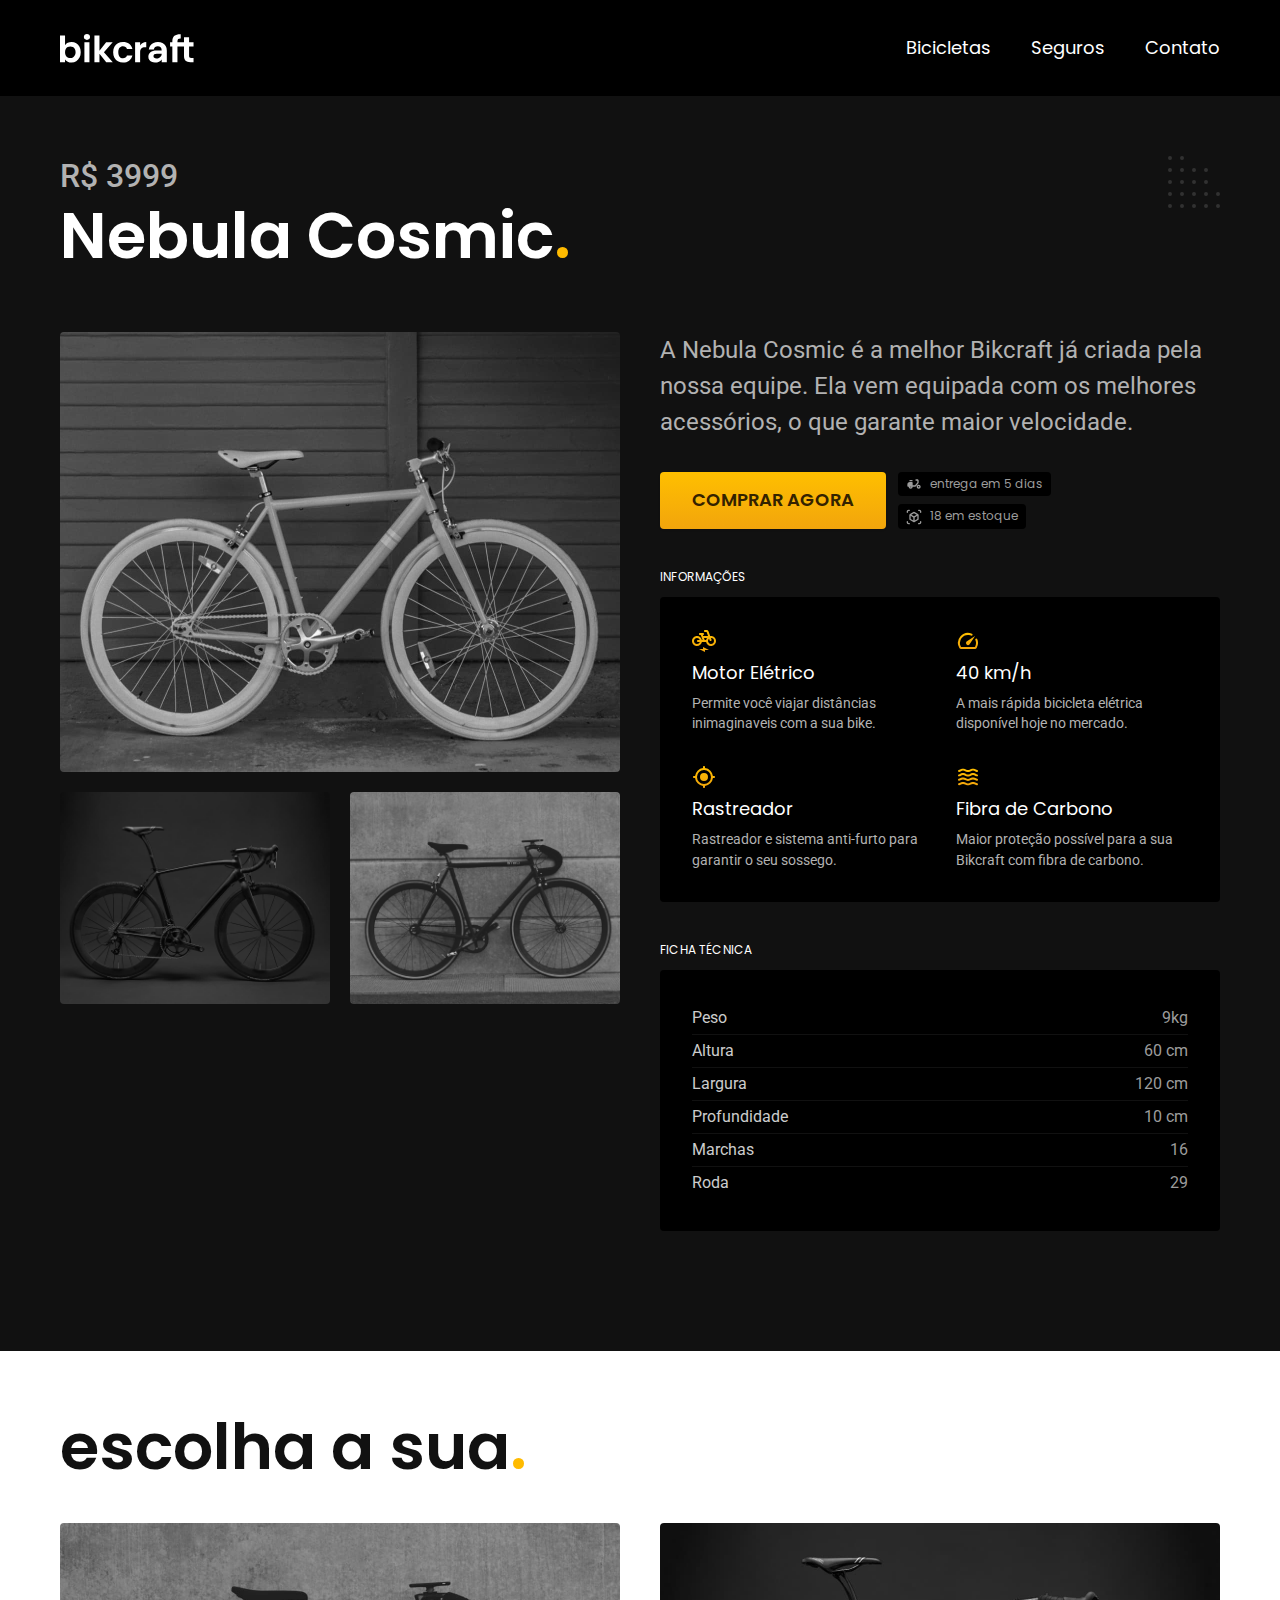
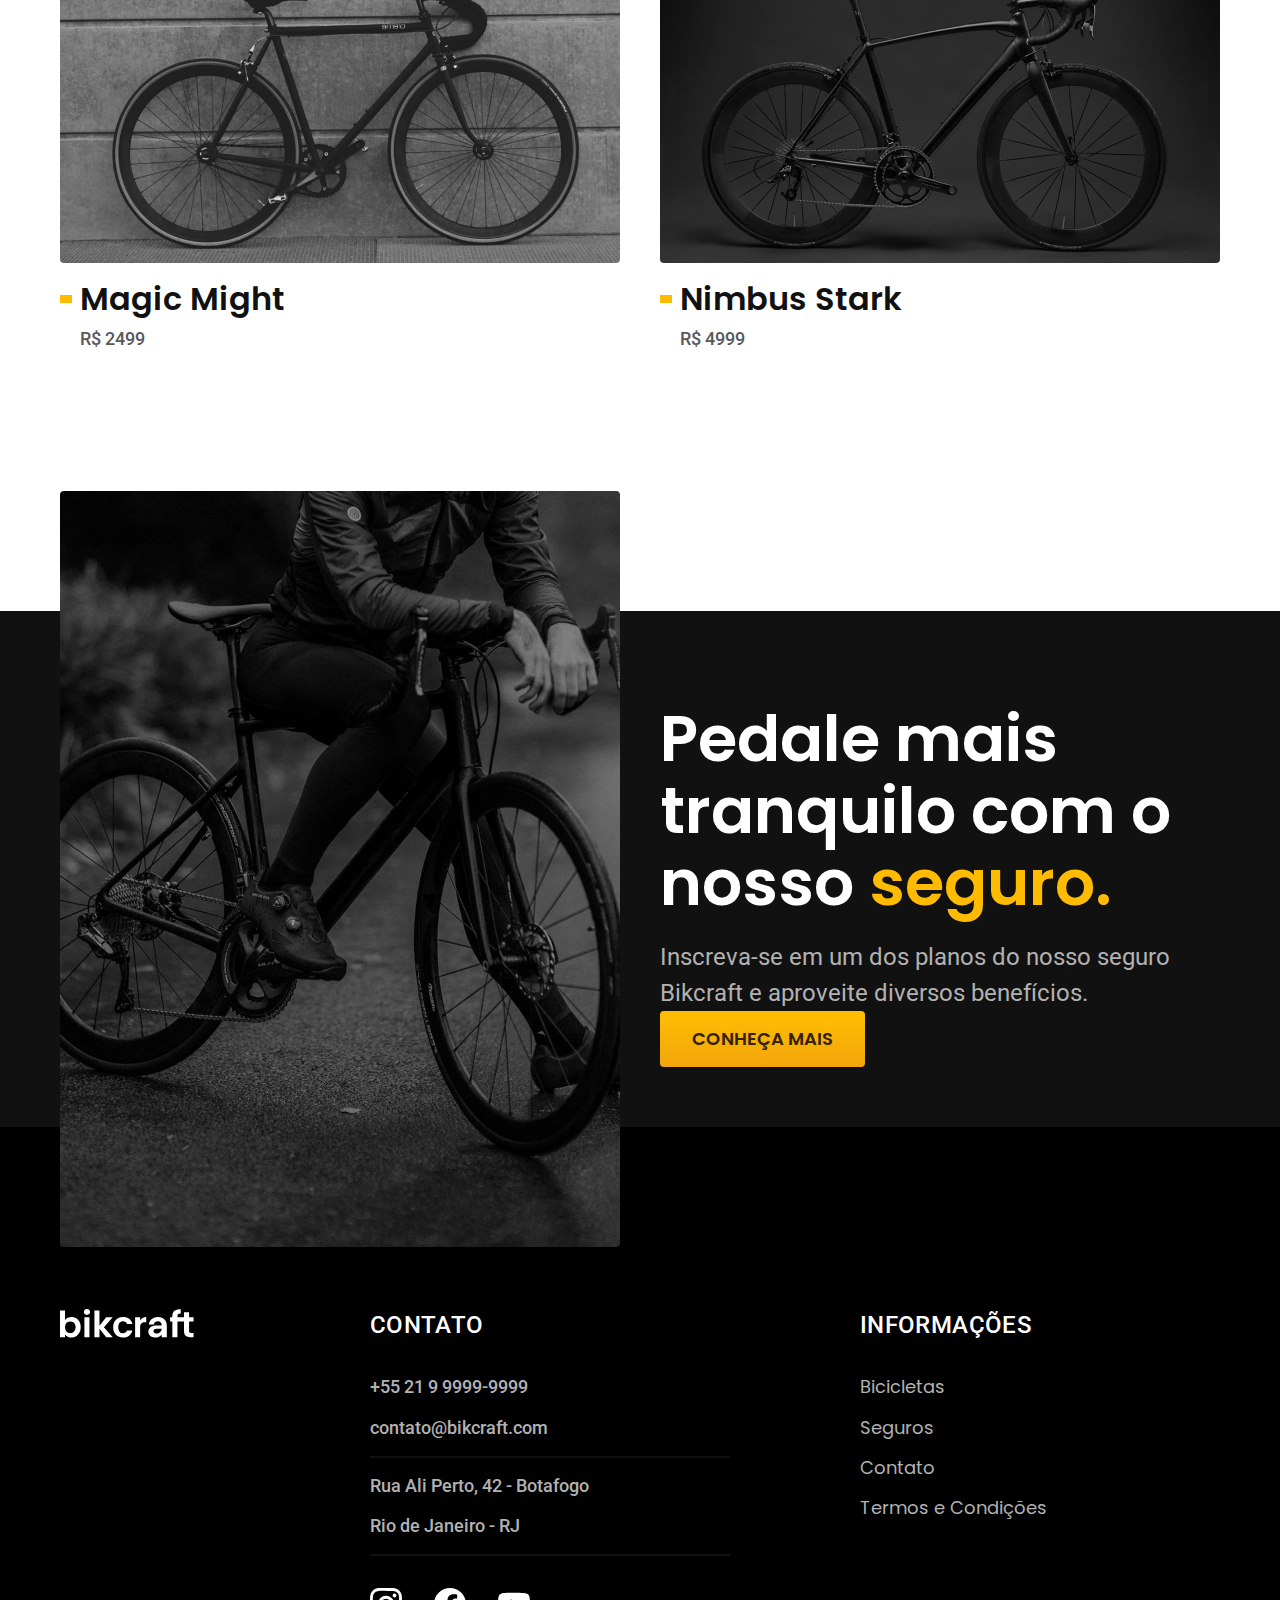
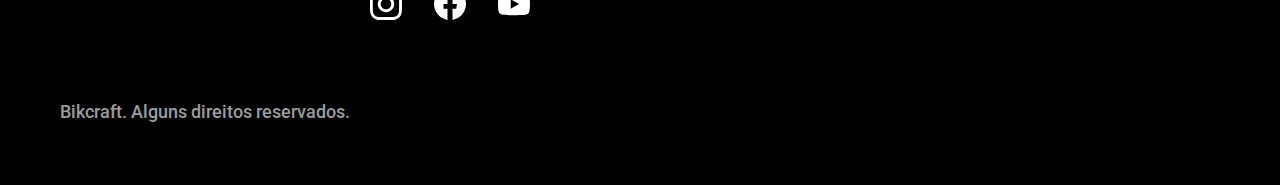
<file: bicicletas/nebula.html>
<!DOCTYPE html>
<html lang="pt-br">

<head>
  <meta charset="UTF-8">
  <meta name="viewport" content="width=device-width, initial-scale=1.0">
  <title>Nebula Cosmic | Bikcraft</title>
  <meta name="description" content="Nebula Cosmic.">

  <link rel="stylesheet" href="../css/style.css">
  <link rel="preconnect" href="https://fonts.googleapis.com">
  <link rel="preconnect" href="https://fonts.gstatic.com" crossorigin>
  <link href="https://fonts.googleapis.com/css2?family=Merriweather:ital,wght@1,900&family=Poppins:wght@400;600&family=Roboto:wght@400;500&display=swap" rel="stylesheet">
</head>

<body id="bicicleta">
  <header class="header-bg">
    <div class="header container">
      <a href="../">
        <img src="../img/bikcraft.svg" alt="Logo Bikcraft">
      </a>
      <nav aria-label="primaria">
        <ul class="header-menu font-1-m cor-0">
          <li><a href="../bicicletas.html">Bicicletas</a></li>
          <li><a href="../seguros.html">Seguros</a></li>
          <li><a href="../contato.html">Contato</a></li>
        </ul>
      </nav>
    </div>
  </header>
  <main class="titulo-bg">
    <div>
      <div class="titulo container">
        <p class="font-2-xl cor-5">R$ 3999</p>
        <h1 class="font-1-xxl cor-0">Nebula Cosmic<span class="cor-p1">.</span></h1>
      </div>
    </div>

    <div class="bicicleta container">
      <div class="bicicleta-imagens">
        <img src="../img/bicicleta/nimbus3.jpg" alt="">
        <img src="../img/bicicleta/nimbus1.jpg" alt="">
        <img src="../img/bicicleta/nimbus2.jpg" alt="">

      </div>
      <div class="bicicleta-conteudo">
        <p class="font-2-l cor-5">A Nebula Cosmic é a melhor Bikcraft já criada pela nossa equipe. Ela vem equipada com os melhores acessórios, o que garante maior velocidade.</p>
        <div class="bicicleta-comprar">
          <a class="botao" href="../orcamento.html">Comprar Agora</a>
          <span class="font-1-xs cor-6"> <img src="../img/icones/entrega.svg" alt=""> entrega em 5 dias</span>
          <span class="font-1-xs cor-6"> <img src="../img/icones/estoque.svg" alt=""> 18 em estoque</span>


        </div>


        <h2 class="font-1-xs cor-0">Informações</h2>
        <ul class="bicicleta-informacoes">
          <li>
            <img src="../img/icones/eletrica.svg" alt="">
            <h3 class="font-1-m cor-0">Motor Elétrico</h3>
            <p class="font-2-xs cor-5">Permite você viajar distâncias inimaginaveis com a sua bike.</p>
          </li>
          <li>
            <img src="../img/icones/velocidade.svg" alt="">
            <h3 class="font-1-m cor-0">40 km/h</h3>
            <p class="font-2-xs cor-5">A mais rápida bicicleta elétrica disponível hoje no mercado.</p>
          </li>
          <li>
            <img src="../img/icones/rastreador.svg" alt="">
            <h3 class="font-1-m cor-0">Rastreador</h3>
            <p class="font-2-xs cor-5">Rastreador e sistema anti-furto para garantir o seu sossego.</p>
          </li>
          <li>
            <img src="../img/icones/carbono.svg" alt="">
            <h3 class="font-1-m cor-0">Fibra de Carbono</h3>
            <p class="font-2-xs cor-5">Maior proteção possível para a sua Bikcraft com fibra de carbono.</p>
          </li>
        </ul>
        <h2 class="font-1-xs cor-0">Ficha Técnica</h2>
        <ul class="bicicleta-ficha font-2-s cor-4">
          <li>Peso <span>9kg</span></li>
          <li>Altura <span>60 cm</span></li>
          <li>Largura <span>120 cm</span></li>
          <li>Profundidade <span>10 cm</span></li>
          <li>Marchas <span>16</span></li>
          <li>Roda <span>29</span></li>
        </ul>
      </div>
    </div>
  </main>
  <article class="bicicletas-lista container">
    <h2 class="font-1-xxl">escolha a sua<span class="cor-p1">.</span></h2>
    <ul>
      <li>
        <a href="./magic.html">
          <img src="../img/bicicletas/magic.jpg" alt="Bicileta preta">
          <h3 class="font-1-xl">Magic Might</h3>
          <span class="font-2-m cor-8">R$ 2499</span>
        </a>
      </li>

      <li>
        <a href="./nimbus.html">
          <img src="../img/bicicletas/nimbus.jpg" alt="Bicileta preta">
          <h3 class="font-1-xl">Nimbus Stark</h3>
          <span class="font-2-m cor-8">R$ 4999</span>
        </a>
      </li>
    </ul>
  </article>
  <article class="seguro-bg">
    <div class="seguro container">
      <div class="seguro-imagem">
        <img src="../img/fotos/seguros.jpg" alt="Pessoa parada em cima de uma bicicleta">
      </div>
      <div class="seguro-conteudo">
        <h2 class="font-1-xxl cor-0">Pedale mais tranquilo com o nosso <span class="cor-p1">seguro.</span></h2>
        <p class="font-2-l cor-5">Inscreva-se em um dos planos do nosso seguro Bikcraft e aproveite diversos benefícios.</p>
        <a class="botao" href="../seguros.html">Conheça Mais</a>
      </div>
    </div>

  </article>
  <footer class="footer-bg">
    <div class="footer container">
      <img src="../img/bikcraft.svg" alt="Logo Bikcraft">
      <div class="footer-contato">
        <h3 class="font-2-l-b cor-0">Contato</h3>
        <ul class="font-2-m cor-5">
          <li><a href="tel:+5521999999999">+55 21 9 9999-9999</a></li>
          <li><a href="mailto:contato@bikcraft.com">contato@bikcraft.com</a></li>
          <li>Rua Ali Perto, 42 - Botafogo</li>
          <li>Rio de Janeiro - RJ</li>

        </ul>
        <div class="footer-redes">
          <a href="../"><img src="../img/redes/instagram.svg" alt="Instagram"></a>
          <a href="../"><img src="../img/redes/facebook.svg" alt="Facebook"></a>
          <a href="../"><img src="../img/redes/youtube.svg" alt="Youtube"></a>
        </div>
      </div>

      <div class="footer-informacoes">
        <h3 class="font-2-l-b cor-0">Informações</h3>
        <nav>
          <ul class="font-1-m cor-5">
            <li><a href="../bicicletas.html">Bicicletas</a></li>
            <li><a href="../seguros.html">Seguros</a></li>
            <li><a href="../contato.html">Contato</a></li>
            <li><a href="../termos.html">Termos e Condições</a></li>
          </ul>
        </nav>
      </div>
      <p class="footer-copy font-2-m cor-6">Bikcraft. Alguns direitos reservados.</p>
    </div>

  </footer>

</body>

</html>
</file>
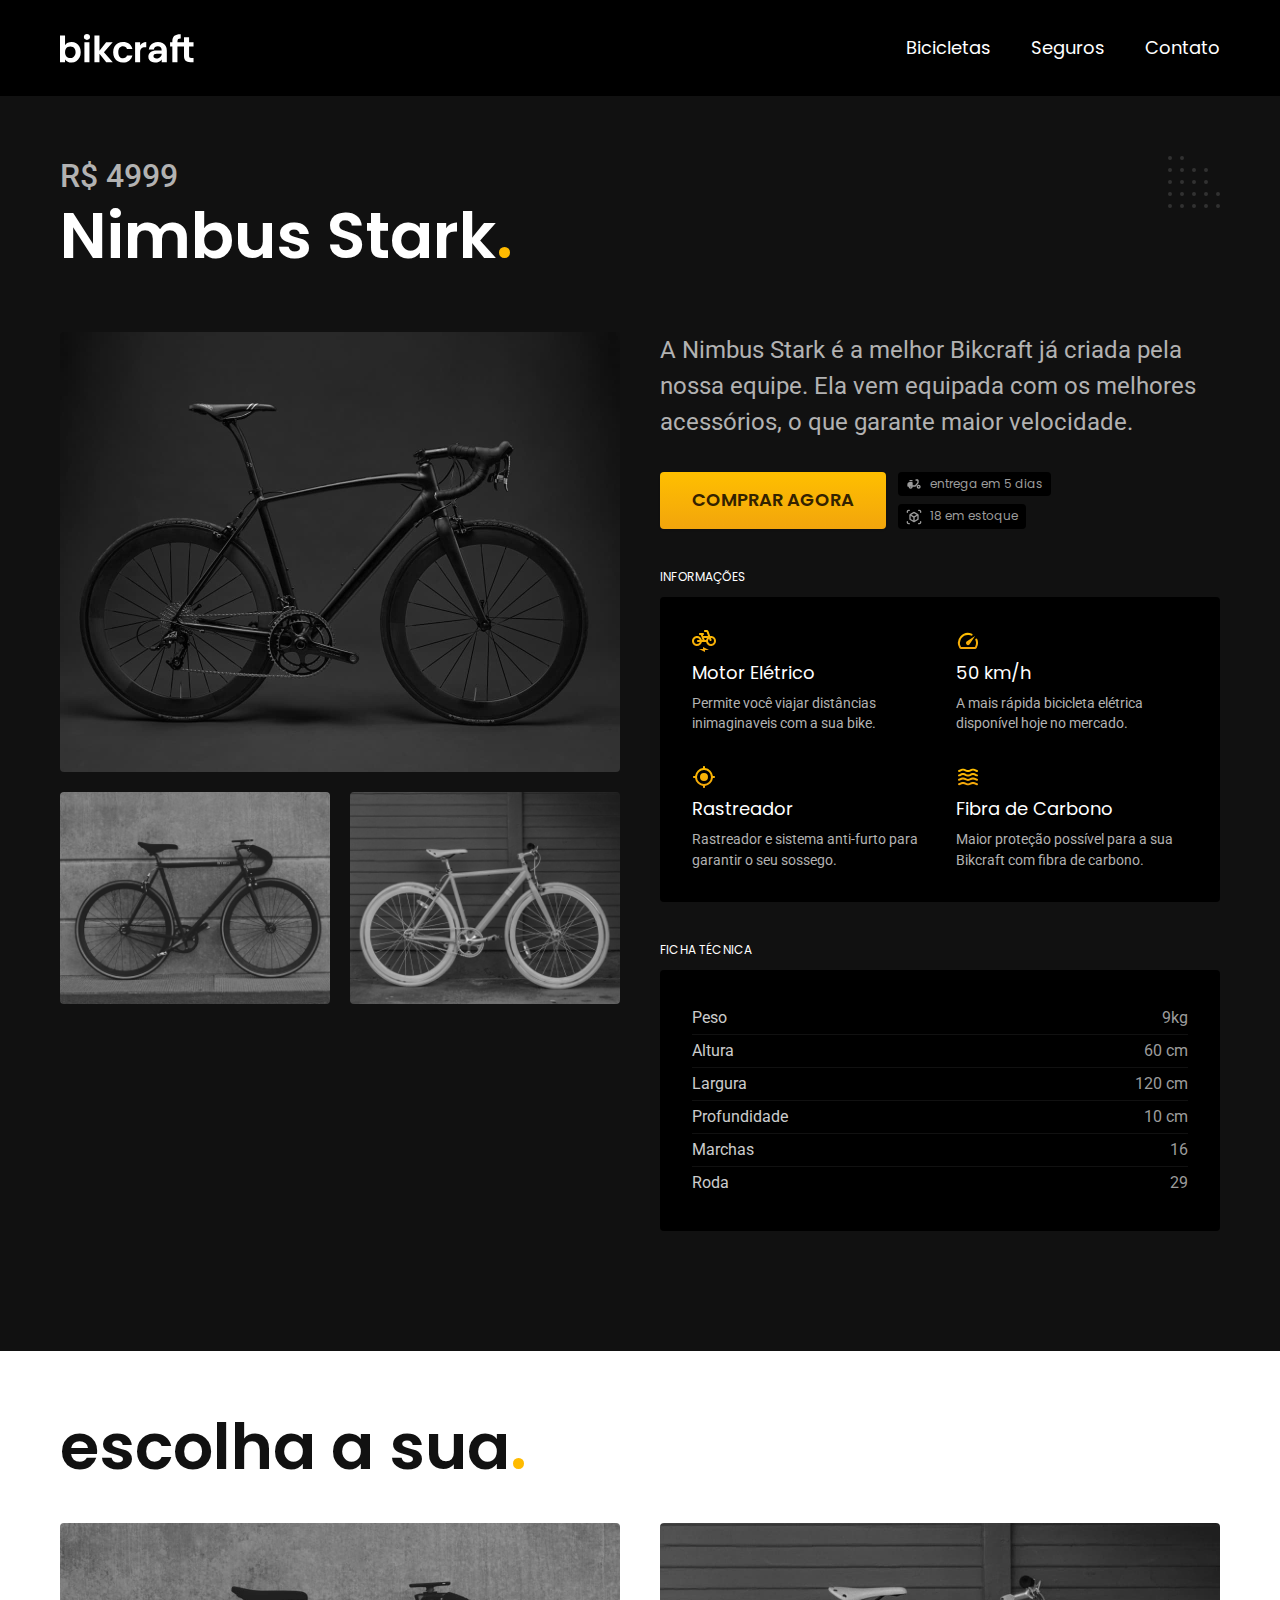
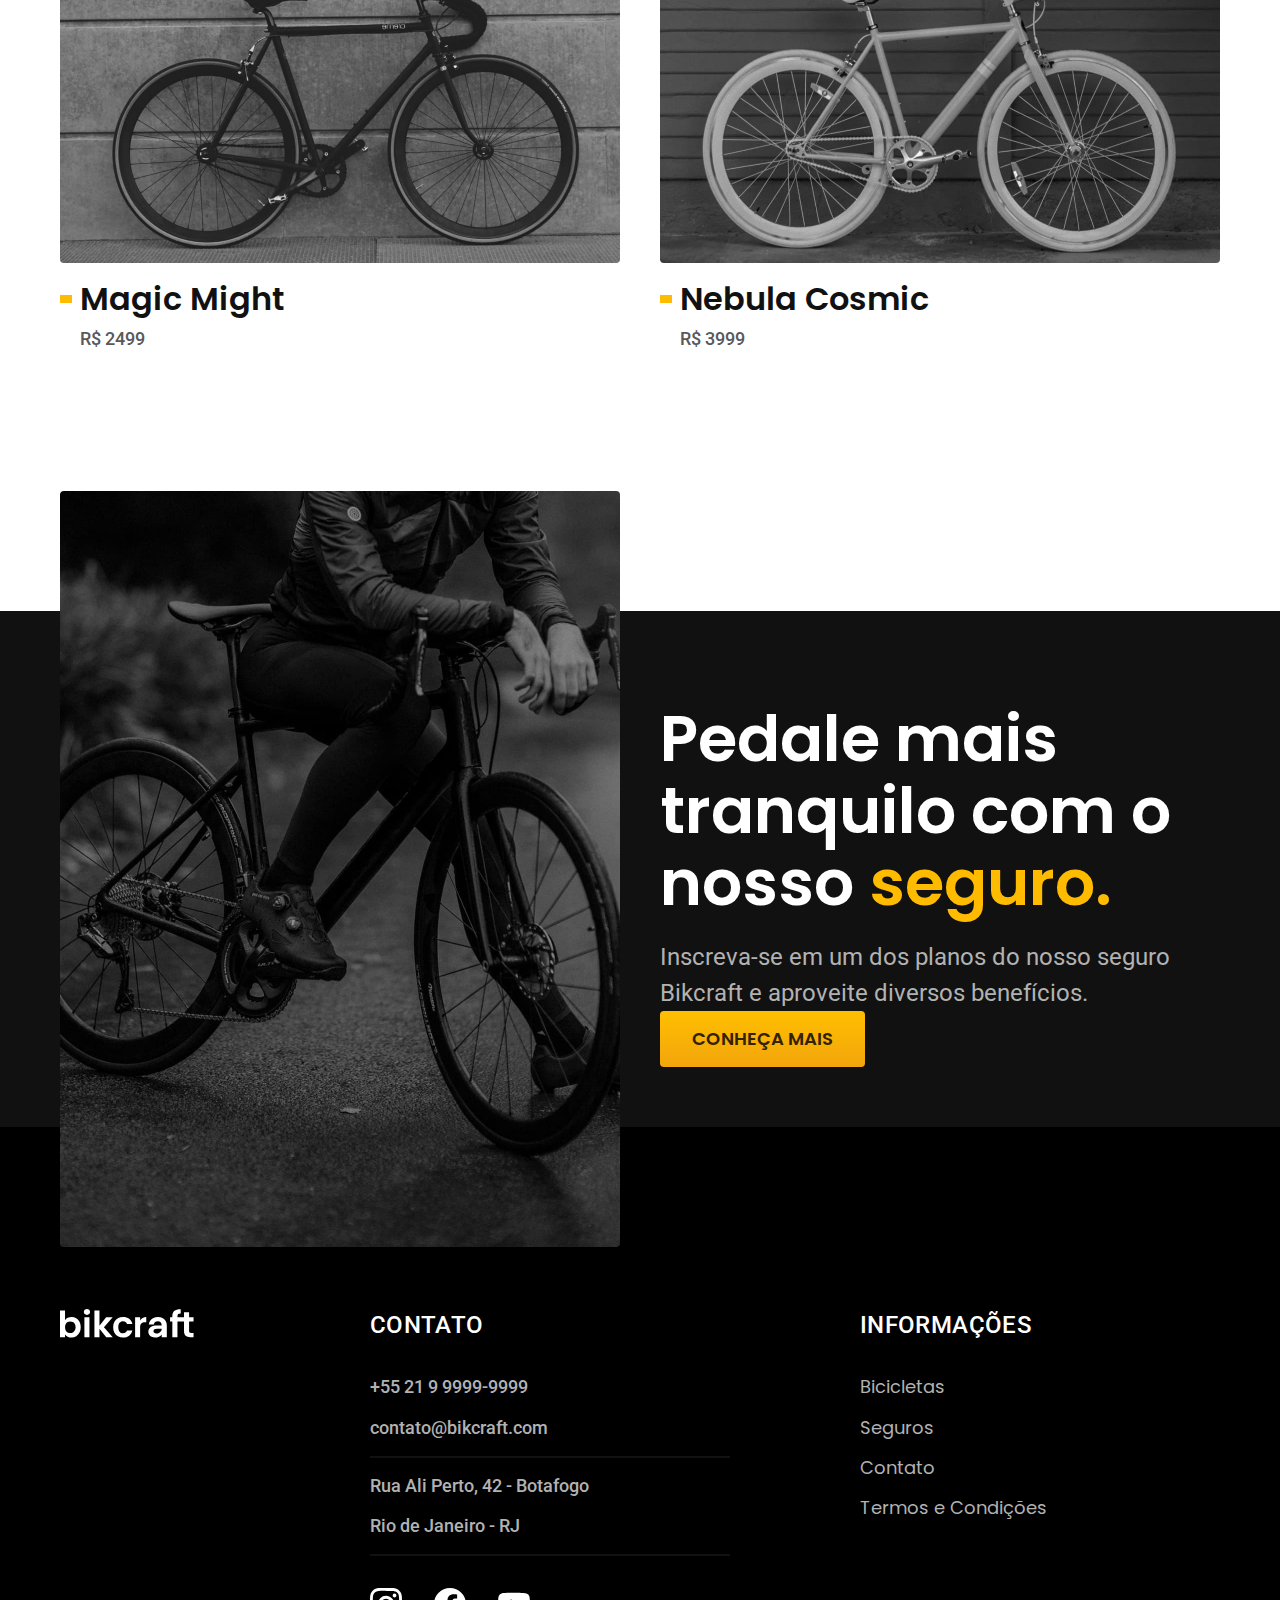
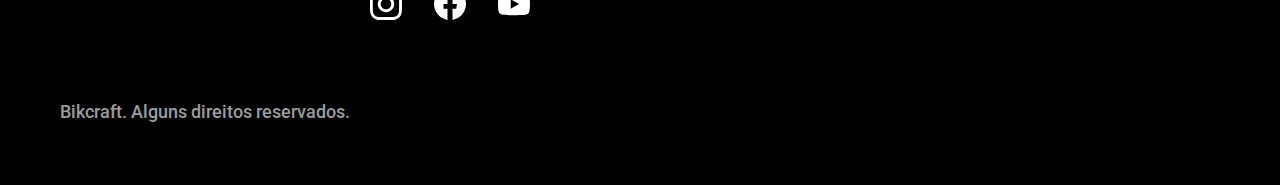
<file: bicicletas/nimbus.html>
<!DOCTYPE html>
<html lang="pt-br">

<head>
  <meta charset="UTF-8">
  <meta name="viewport" content="width=device-width, initial-scale=1.0">
  <title>Nimbus Stark | Bikcraft</title>
  <meta name="description" content="Nimbus Stark.">

  <link rel="stylesheet" href="../css/style.css">
  <link rel="preconnect" href="https://fonts.googleapis.com">
  <link rel="preconnect" href="https://fonts.gstatic.com" crossorigin>
  <link href="https://fonts.googleapis.com/css2?family=Merriweather:ital,wght@1,900&family=Poppins:wght@400;600&family=Roboto:wght@400;500&display=swap" rel="stylesheet">
</head>

<body id="bicicleta">
  <header class="header-bg">
    <div class="header container">
      <a href="../">
        <img src="../img/bikcraft.svg" alt="Logo Bikcraft">
      </a>
      <nav aria-label="primaria">
        <ul class="header-menu font-1-m cor-0">
          <li><a href="../bicicletas.html">Bicicletas</a></li>
          <li><a href="../seguros.html">Seguros</a></li>
          <li><a href="../contato.html">Contato</a></li>
        </ul>
      </nav>
    </div>
  </header>
  <main class="titulo-bg">
    <div>
      <div class="titulo container">
        <p class="font-2-xl cor-5">R$ 4999</p>
        <h1 class="font-1-xxl cor-0">Nimbus Stark<span class="cor-p1">.</span></h1>
      </div>
    </div>

    <div class="bicicleta container">
      <div class="bicicleta-imagens">
        <img src="../img/bicicleta/nimbus1.jpg" alt="">
        <img src="../img/bicicleta/nimbus2.jpg" alt="">
        <img src="../img/bicicleta/nimbus3.jpg" alt="">
      </div>
      <div class="bicicleta-conteudo">
        <p class="font-2-l cor-5">A Nimbus Stark é a melhor Bikcraft já criada pela nossa equipe. Ela vem equipada com os melhores acessórios, o que garante maior velocidade.</p>
        <div class="bicicleta-comprar">
          <a class="botao" href="../orcamento.html">Comprar Agora</a>
          <span class="font-1-xs cor-6"> <img src="../img/icones/entrega.svg" alt=""> entrega em 5 dias</span>
          <span class="font-1-xs cor-6"> <img src="../img/icones/estoque.svg" alt=""> 18 em estoque</span>


        </div>


        <h2 class="font-1-xs cor-0">Informações</h2>
        <ul class="bicicleta-informacoes">
          <li>
            <img src="../img/icones/eletrica.svg" alt="">
            <h3 class="font-1-m cor-0">Motor Elétrico</h3>
            <p class="font-2-xs cor-5">Permite você viajar distâncias inimaginaveis com a sua bike.</p>
          </li>
          <li>
            <img src="../img/icones/velocidade.svg" alt="">
            <h3 class="font-1-m cor-0">50 km/h</h3>
            <p class="font-2-xs cor-5">A mais rápida bicicleta elétrica disponível hoje no mercado.</p>
          </li>
          <li>
            <img src="../img/icones/rastreador.svg" alt="">
            <h3 class="font-1-m cor-0">Rastreador</h3>
            <p class="font-2-xs cor-5">Rastreador e sistema anti-furto para garantir o seu sossego.</p>
          </li>
          <li>
            <img src="../img/icones/carbono.svg" alt="">
            <h3 class="font-1-m cor-0">Fibra de Carbono</h3>
            <p class="font-2-xs cor-5">Maior proteção possível para a sua Bikcraft com fibra de carbono.</p>
          </li>
        </ul>
        <h2 class="font-1-xs cor-0">Ficha Técnica</h2>
        <ul class="bicicleta-ficha font-2-s cor-4">
          <li>Peso <span>9kg</span></li>
          <li>Altura <span>60 cm</span></li>
          <li>Largura <span>120 cm</span></li>
          <li>Profundidade <span>10 cm</span></li>
          <li>Marchas <span>16</span></li>
          <li>Roda <span>29</span></li>
        </ul>
      </div>
    </div>
  </main>
  <article class="bicicletas-lista container">
    <h2 class="font-1-xxl">escolha a sua<span class="cor-p1">.</span></h2>
    <ul>
      <li>
        <a href="./magic.html">
          <img src="../img/bicicletas/magic.jpg" alt="Bicileta preta">
          <h3 class="font-1-xl">Magic Might</h3>
          <span class="font-2-m cor-8">R$ 2499</span>
        </a>
      </li>

      <li>
        <a href="./nebula.html">
          <img src="../img/bicicletas/nebula.jpg" alt="Bicileta preta">
          <h3 class="font-1-xl">Nebula Cosmic</h3>
          <span class="font-2-m cor-8">R$ 3999</span>
        </a>
      </li>
    </ul>
  </article>
  <article class="seguro-bg">
    <div class="seguro container">
      <div class="seguro-imagem">
        <img src="../img/fotos/seguros.jpg" alt="Pessoa parada em cima de uma bicicleta">
      </div>
      <div class="seguro-conteudo">
        <h2 class="font-1-xxl cor-0">Pedale mais tranquilo com o nosso <span class="cor-p1">seguro.</span></h2>
        <p class="font-2-l cor-5">Inscreva-se em um dos planos do nosso seguro Bikcraft e aproveite diversos benefícios.</p>
        <a class="botao" href="../seguros.html">Conheça Mais</a>
      </div>
    </div>

  </article>
  <footer class="footer-bg">
    <div class="footer container">
      <img src="../img/bikcraft.svg" alt="Logo Bikcraft">
      <div class="footer-contato">
        <h3 class="font-2-l-b cor-0">Contato</h3>
        <ul class="font-2-m cor-5">
          <li><a href="tel:+5521999999999">+55 21 9 9999-9999</a></li>
          <li><a href="mailto:contato@bikcraft.com">contato@bikcraft.com</a></li>
          <li>Rua Ali Perto, 42 - Botafogo</li>
          <li>Rio de Janeiro - RJ</li>

        </ul>
        <div class="footer-redes">
          <a href="../"><img src="../img/redes/instagram.svg" alt="Instagram"></a>
          <a href="../"><img src="../img/redes/facebook.svg" alt="Facebook"></a>
          <a href="../"><img src="../img/redes/youtube.svg" alt="Youtube"></a>
        </div>
      </div>

      <div class="footer-informacoes">
        <h3 class="font-2-l-b cor-0">Informações</h3>
        <nav>
          <ul class="font-1-m cor-5">
            <li><a href="../bicicletas.html">Bicicletas</a></li>
            <li><a href="../seguros.html">Seguros</a></li>
            <li><a href="../contato.html">Contato</a></li>
            <li><a href="../termos.html">Termos e Condições</a></li>
          </ul>
        </nav>
      </div>
      <p class="footer-copy font-2-m cor-6">Bikcraft. Alguns direitos reservados.</p>
    </div>

  </footer>

</body>

</html>
</file>
<file: css/style.css>
@import "./global/global.css";
@import "./utilidades/tipografia.css";
@import "./utilidades/cores.css";
@import "./global/header.css";
@import "./global/footer.css";
/*Utilidades*/
@import "./utilidades/componentes.css";
@import "./utilidades/formulario.css";

/*Home*/
@import "./home/introducao.css";
@import "./home/tecnologia.css";
@import "./home/parceiros.css";
@import "./home/depoimento.css";

/*Bicicletas*/
@import "./bicicletas/bicicletas-lista.css";
@import "./bicicletas/bicicletas.css";

/*Bicicleta*/
@import "./bicicleta/bicicleta.css";
@import "./bicicleta/seguro.css";

/*Seguros*/
@import "./seguros/seguros.css";
@import "./seguros/vantagens.css";
@import "./seguros/perguntas.css";

/*contato*/
@import "./contato/contato.css";
@import "./contato/lojas.css";

/*Orçamento*/
@import "./orcamento/orcamento.css";

/*termos*/
@import "./termos/termos.css";
</file>
